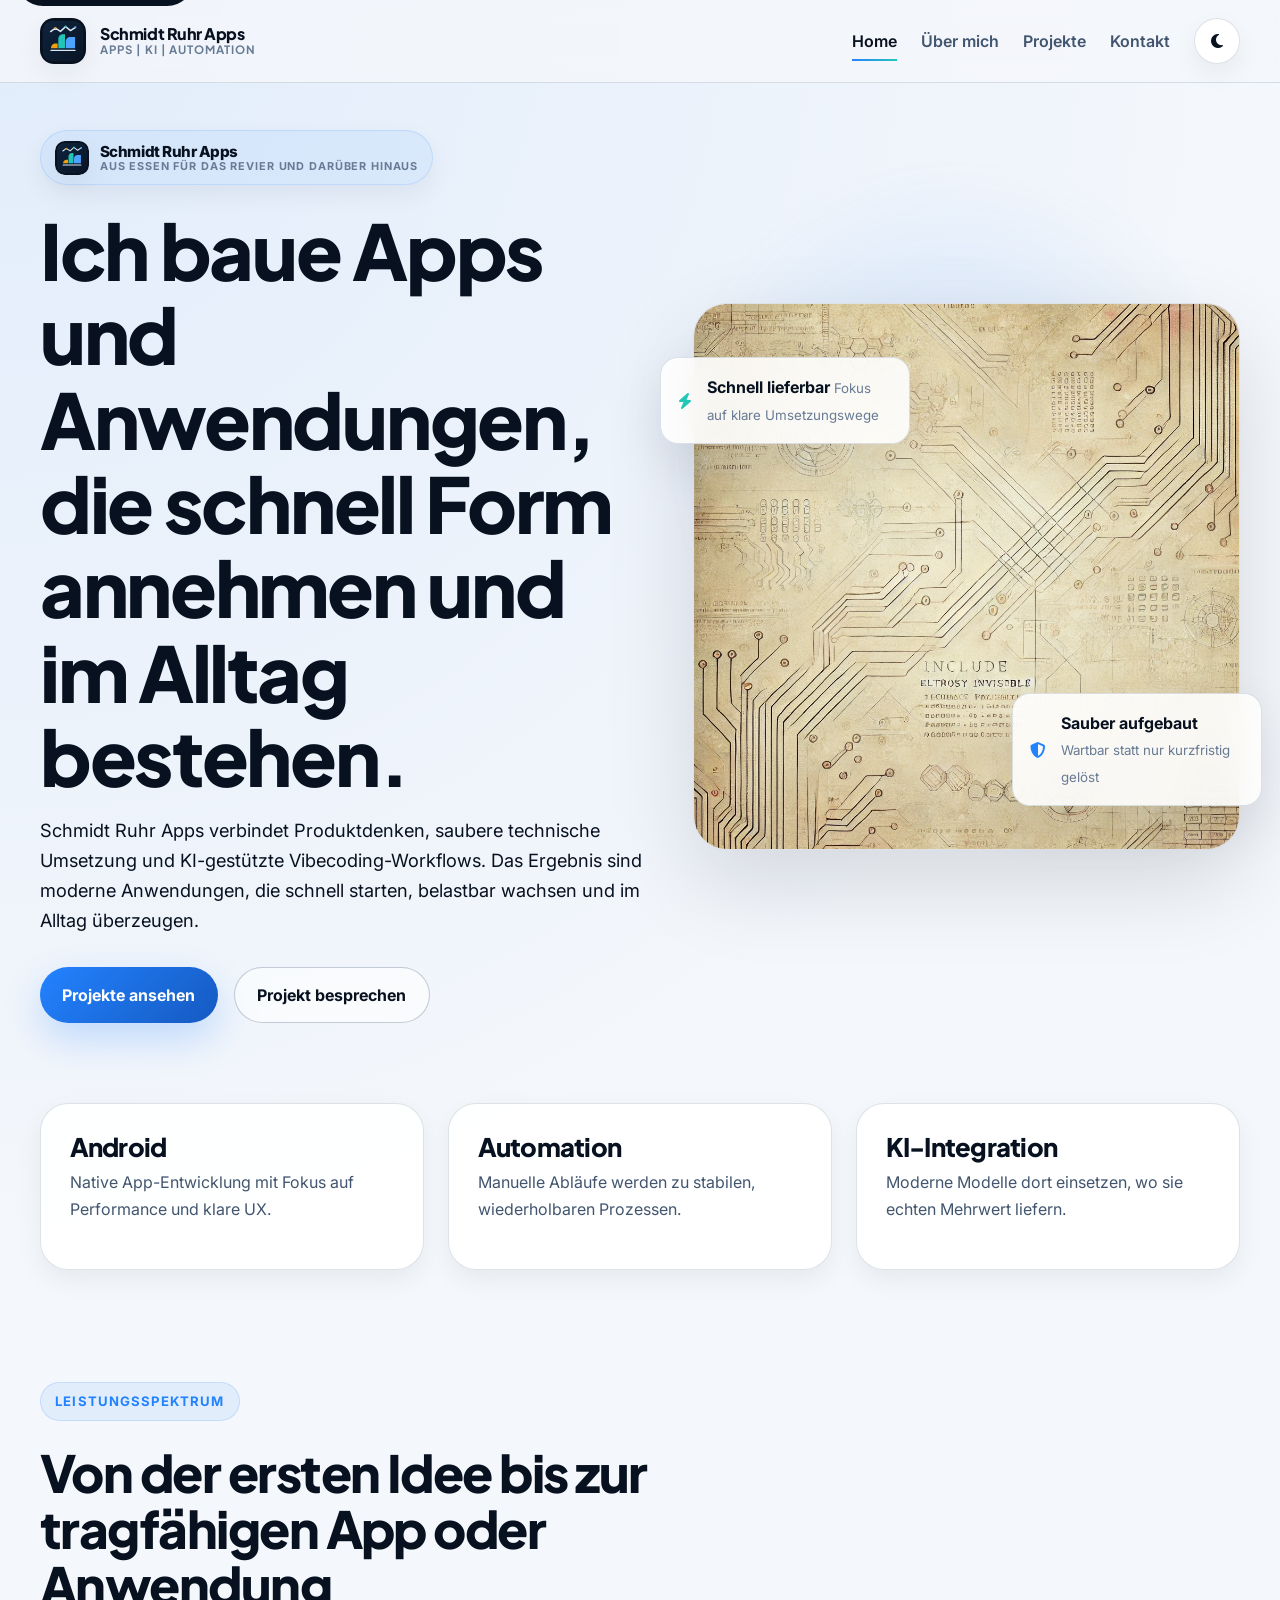
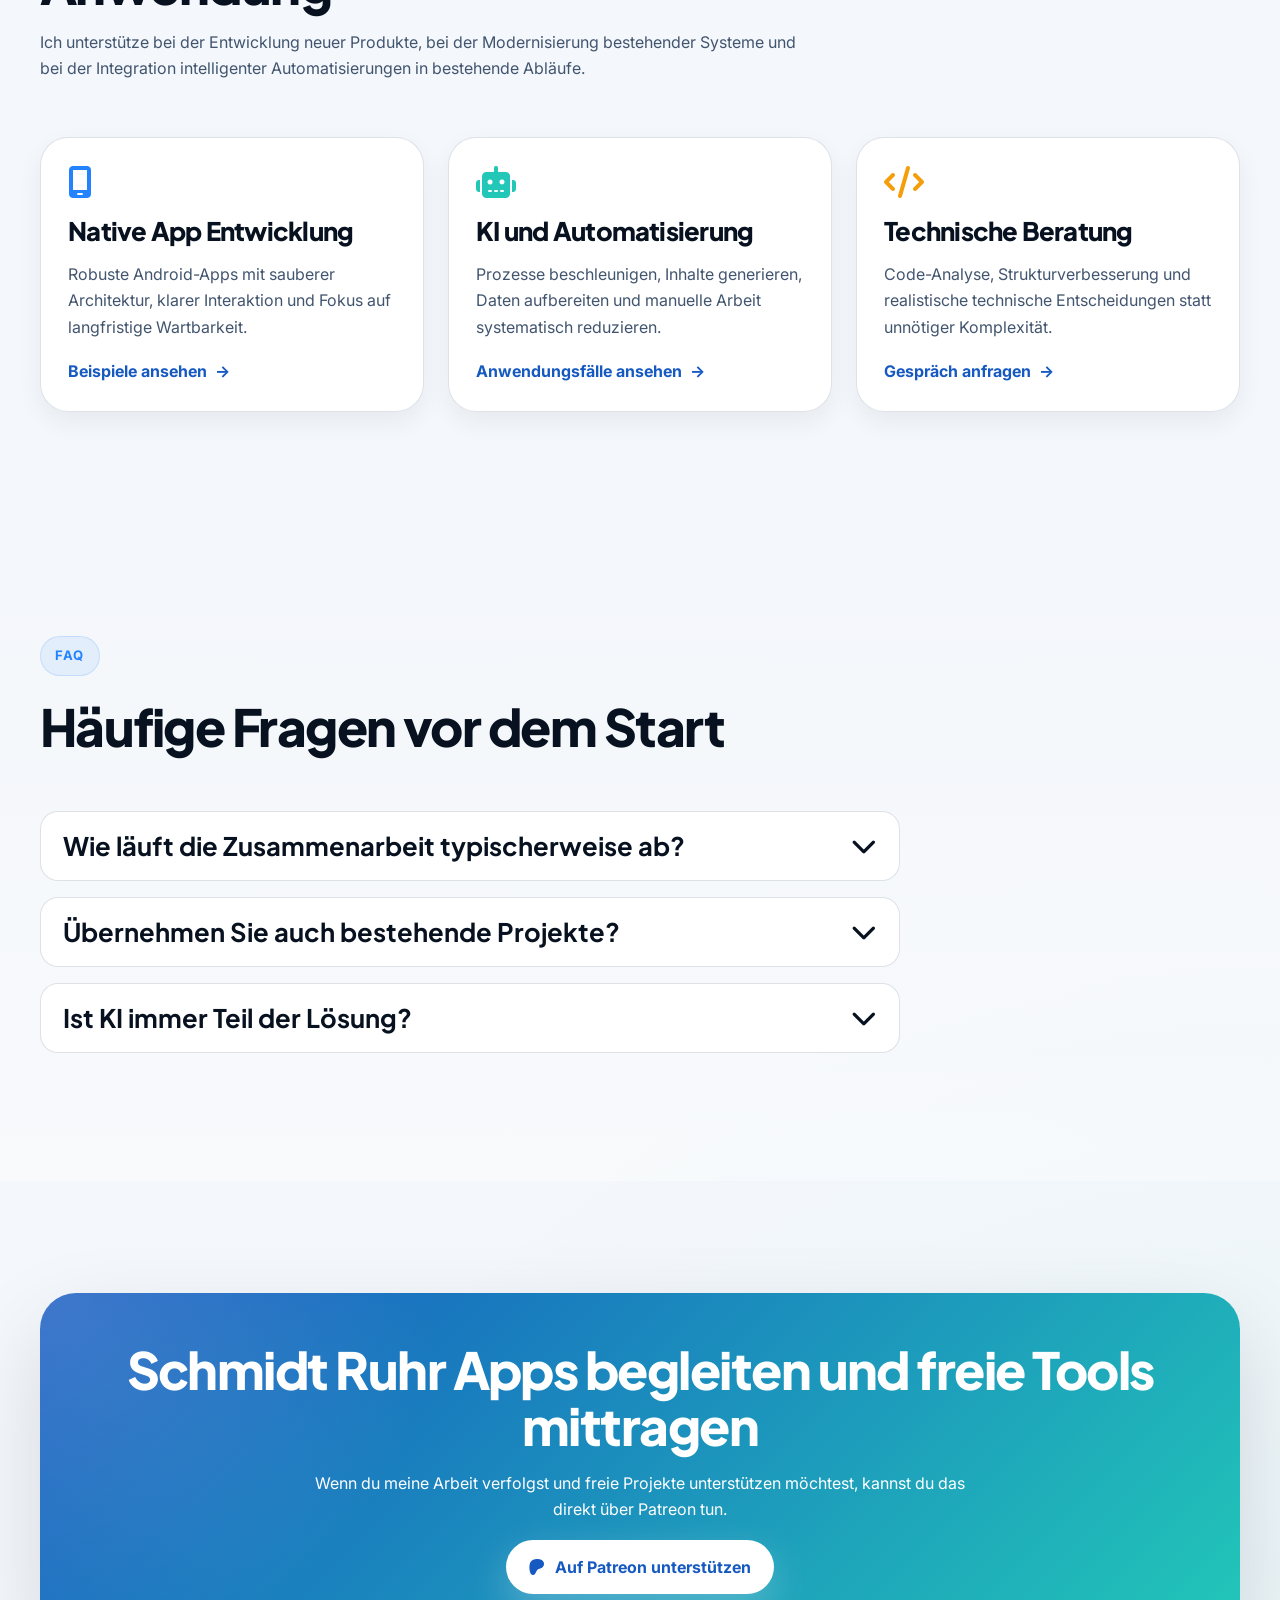
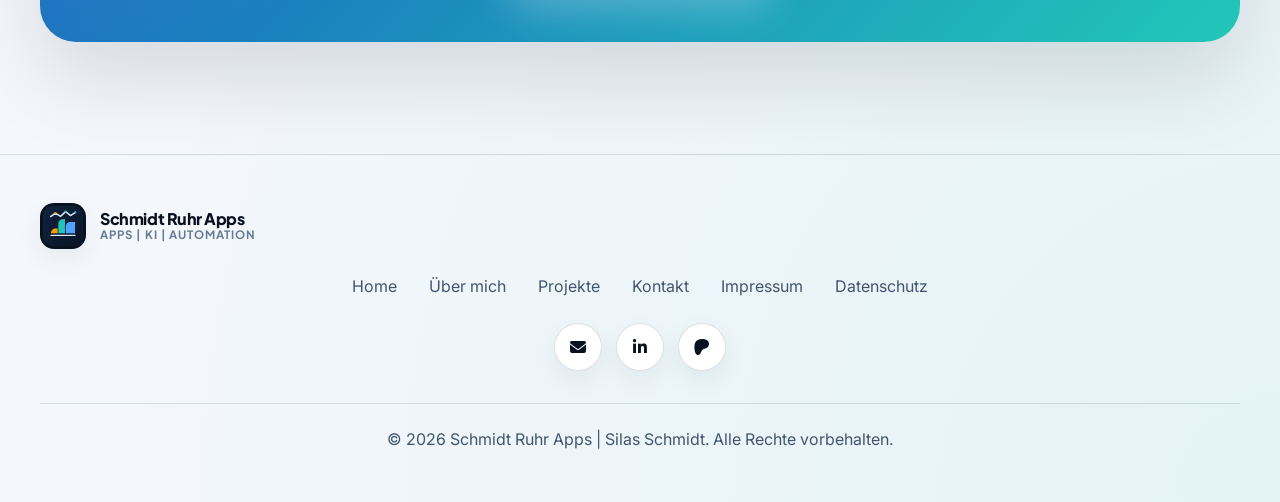
<file: index.html>
<!DOCTYPE html>
<html lang="de" data-theme="light">
<head>
    <meta charset="UTF-8">
    <meta name="viewport" content="width=device-width, initial-scale=1.0">
    <meta name="description" content="Schmidt Ruhr Apps entwickelt moderne Apps, Anwendungen, KI-Integrationen und Automatisierungen aus Essen mit klarem Fokus auf Tempo, Qualität und Vibecoding-Workflows.">
    <meta name="author" content="Silas Schmidt">
    <meta name="theme-color" content="#2383ff">
    <meta property="og:type" content="website">
    <meta property="og:locale" content="de_DE">
    <meta property="og:title" content="Schmidt Ruhr Apps | Apps, Anwendungen, KI und Automation">
    <meta property="og:description" content="Moderne Apps und Anwendungen aus dem Ruhrgebiet, schnell entwickelt mit KI-gestützten Vibecoding-Workflows.">
    <meta property="og:image" content="https://schmidt-ruhr-apps.de/images/schmidt-ruhr-apps-logo.svg">
    <meta property="og:url" content="https://schmidt-ruhr-apps.de/">
    <meta name="twitter:card" content="summary_large_image">
    <meta name="twitter:title" content="Schmidt Ruhr Apps | Apps, Anwendungen, KI und Automation">
    <meta name="twitter:description" content="Moderne Apps und Anwendungen aus dem Ruhrgebiet, schnell entwickelt mit KI-gestützten Vibecoding-Workflows.">
    <meta name="twitter:image" content="https://schmidt-ruhr-apps.de/images/schmidt-ruhr-apps-logo.svg">
    <title>Schmidt Ruhr Apps | Apps, Anwendungen, KI und Automation</title>
    <link rel="canonical" href="https://schmidt-ruhr-apps.de/">
    <link rel="preconnect" href="https://fonts.googleapis.com">
    <link rel="preconnect" href="https://fonts.gstatic.com" crossorigin>
    <link href="https://fonts.googleapis.com/css2?family=Plus+Jakarta+Sans:wght@500;700;800&family=Inter:wght@400;500;600;700&display=swap" rel="stylesheet">
    <link rel="stylesheet" href="https://cdnjs.cloudflare.com/ajax/libs/font-awesome/6.4.0/css/all.min.css">
    <link rel="stylesheet" href="css/styles.css">
    <link rel="icon" href="images/schmidt-ruhr-apps-logo.svg" type="image/svg+xml">
    <script type="application/ld+json">
    {
      "@context": "https://schema.org",
      "@type": "ProfessionalService",
      "name": "Schmidt Ruhr Apps",
      "url": "https://schmidt-ruhr-apps.de/",
      "logo": "https://schmidt-ruhr-apps.de/images/schmidt-ruhr-apps-logo.svg",
      "image": "https://schmidt-ruhr-apps.de/images/schmidt-ruhr-apps-logo.svg",
      "description": "Entwicklung moderner Apps, Anwendungen, KI-Integrationen und Prozessautomatisierungen aus Essen.",
      "address": {
        "@type": "PostalAddress",
        "addressLocality": "Essen",
        "addressCountry": "DE"
      },
      "founder": {
        "@type": "Person",
        "name": "Silas Schmidt"
      },
      "sameAs": [
        "https://www.patreon.com/SchmidtCraftedApps"
      ]
    }
    </script>
</head>
<body>
    <a class="skip-link" href="#main-content">Zum Inhalt springen</a>

    <nav class="navbar">
        <div class="container">
            <a href="index.html" class="logo" aria-label="Startseite Schmidt Ruhr Apps">
                <img src="images/schmidt-ruhr-apps-logo.svg" alt="Logo von Schmidt Ruhr Apps" class="brand-mark">
                <span class="brand-copy">
                    <span class="brand-name">Schmidt Ruhr Apps</span>
                    <span class="brand-subtitle">Apps | KI | Automation</span>
                </span>
            </a>

            <button
                class="menu-toggle"
                id="mobile-menu"
                type="button"
                aria-expanded="false"
                aria-controls="site-navigation"
                aria-label="Navigation öffnen"
            >
                <i class="fa-solid fa-bars" aria-hidden="true"></i>
            </button>

            <div class="nav-links" id="site-navigation">
                <a href="index.html" class="active" aria-current="page">Home</a>
                <a href="pages/about.html">Über mich</a>
                <a href="pages/projects.html">Projekte</a>
                <a href="pages/contact.html">Kontakt</a>
                <button class="theme-toggle" id="theme-btn" type="button" aria-label="Farbschema wechseln">
                    <i class="fa-solid fa-moon" aria-hidden="true"></i>
                </button>
            </div>
        </div>
    </nav>

    <main id="main-content">
        <header class="hero">
            <div class="container">
                <div class="hero-grid">
                    <div class="hero-content reveal">
                        <div class="brand-pill">
                            <img src="images/schmidt-ruhr-apps-logo.svg" alt="" class="brand-mark">
                            <span class="brand-copy">
                                <span class="brand-name">Schmidt Ruhr Apps</span>
                                <span class="brand-subtitle">Aus Essen für das Revier und darüber hinaus</span>
                            </span>
                        </div>
                        <h1>Ich baue Apps und Anwendungen, die schnell Form annehmen und im Alltag bestehen.</h1>
                        <p class="lead">
                            Schmidt Ruhr Apps verbindet Produktdenken, saubere technische Umsetzung und KI-gestützte Vibecoding-Workflows.
                            Das Ergebnis sind moderne Anwendungen, die schnell starten, belastbar wachsen und im Alltag überzeugen.
                        </p>
                        <div class="hero-btns">
                            <a href="pages/projects.html" class="btn btn-primary">Projekte ansehen</a>
                            <a href="pages/contact.html" class="btn btn-secondary">Projekt besprechen</a>
                        </div>
                    </div>

                    <div class="hero-visual reveal">
                        <img src="images/background_sca_7.png" alt="Abstrakte Visualisierung moderner App- und KI-Entwicklung">
                        <div class="floating-card fc-1">
                            <i class="fa-solid fa-bolt card-icon-secondary" aria-hidden="true"></i>
                            <div>
                                <strong>Schnell lieferbar</strong>
                                <small>Fokus auf klare Umsetzungswege</small>
                            </div>
                        </div>
                        <div class="floating-card fc-2">
                            <i class="fa-solid fa-shield-halved card-icon-primary" aria-hidden="true"></i>
                            <div>
                                <strong>Sauber aufgebaut</strong>
                                <small>Wartbar statt nur kurzfristig gelöst</small>
                            </div>
                        </div>
                    </div>
                </div>
            </div>
        </header>

        <section class="container metrics-section" aria-label="Kennzahlen">
            <div class="stats-grid">
                <div class="stat-item reveal">
                    <h2>Android</h2>
                    <p>Native App-Entwicklung mit Fokus auf Performance und klare UX.</p>
                </div>
                <div class="stat-item reveal">
                    <h2>Automation</h2>
                    <p>Manuelle Abläufe werden zu stabilen, wiederholbaren Prozessen.</p>
                </div>
                <div class="stat-item reveal">
                    <h2>KI-Integration</h2>
                    <p>Moderne Modelle dort einsetzen, wo sie echten Mehrwert liefern.</p>
                </div>
            </div>
        </section>

        <section class="section-padding">
            <div class="container">
                <div class="section-heading reveal">
                    <span class="badge">Leistungsspektrum</span>
                    <h2>Von der ersten Idee bis zur tragfähigen App oder Anwendung</h2>
                    <p>
                        Ich unterstütze bei der Entwicklung neuer Produkte, bei der Modernisierung bestehender Systeme
                        und bei der Integration intelligenter Automatisierungen in bestehende Abläufe.
                    </p>
                </div>

                <div class="projects-grid service-grid">
                    <article class="project-card reveal service-card">
                        <div class="project-content">
                            <i class="fa-solid fa-mobile-screen service-icon card-icon-primary" aria-hidden="true"></i>
                            <h3>Native App Entwicklung</h3>
                            <p>Robuste Android-Apps mit sauberer Architektur, klarer Interaktion und Fokus auf langfristige Wartbarkeit.</p>
                            <a href="pages/projects.html" class="text-link">Beispiele ansehen</a>
                        </div>
                    </article>

                    <article class="project-card reveal service-card">
                        <div class="project-content">
                            <i class="fa-solid fa-robot service-icon card-icon-secondary" aria-hidden="true"></i>
                            <h3>KI und Automatisierung</h3>
                            <p>Prozesse beschleunigen, Inhalte generieren, Daten aufbereiten und manuelle Arbeit systematisch reduzieren.</p>
                            <a href="pages/projects.html" class="text-link">Anwendungsfälle ansehen</a>
                        </div>
                    </article>

                    <article class="project-card reveal service-card">
                        <div class="project-content">
                            <i class="fa-solid fa-code service-icon card-icon-accent" aria-hidden="true"></i>
                            <h3>Technische Beratung</h3>
                            <p>Code-Analyse, Strukturverbesserung und realistische technische Entscheidungen statt unnötiger Komplexität.</p>
                            <a href="pages/contact.html" class="text-link">Gespräch anfragen</a>
                        </div>
                    </article>
                </div>
            </div>
        </section>

        <section class="section-padding section-surface">
            <div class="container">
                <div class="section-heading reveal">
                    <span class="badge">FAQ</span>
                    <h2>Häufige Fragen vor dem Start</h2>
                </div>

                <div class="faq-container">
                    <article class="faq-item reveal">
                        <h3>
                            <button class="faq-question" type="button" aria-expanded="false" aria-controls="faq-answer-1" id="faq-question-1">
                                <span>Wie läuft die Zusammenarbeit typischerweise ab?</span>
                                <i class="fa-solid fa-chevron-down" aria-hidden="true"></i>
                            </button>
                        </h3>
                        <div class="faq-answer" id="faq-answer-1" role="region" aria-labelledby="faq-question-1" hidden>
                            <p>Zu Beginn klären wir Ziel, Rahmen und Prioritäten. Danach wird die Umsetzung in kleine, nachvollziehbare Schritte aufgeteilt, damit Fortschritt und Risiken jederzeit transparent bleiben.</p>
                        </div>
                    </article>

                    <article class="faq-item reveal">
                        <h3>
                            <button class="faq-question" type="button" aria-expanded="false" aria-controls="faq-answer-2" id="faq-question-2">
                                <span>Übernehmen Sie auch bestehende Projekte?</span>
                                <i class="fa-solid fa-chevron-down" aria-hidden="true"></i>
                            </button>
                        </h3>
                        <div class="faq-answer" id="faq-answer-2" role="region" aria-labelledby="faq-question-2" hidden>
                            <p>Ja. Ich steige in vorhandene Codebasen ein, analysiere Risiken, identifiziere Quick Wins und formuliere einen realistischen Weg für Stabilisierung oder Ausbau.</p>
                        </div>
                    </article>

                    <article class="faq-item reveal">
                        <h3>
                            <button class="faq-question" type="button" aria-expanded="false" aria-controls="faq-answer-3" id="faq-question-3">
                                <span>Ist KI immer Teil der Lösung?</span>
                                <i class="fa-solid fa-chevron-down" aria-hidden="true"></i>
                            </button>
                        </h3>
                        <div class="faq-answer" id="faq-answer-3" role="region" aria-labelledby="faq-question-3" hidden>
                            <p>Nein. KI wird nur eingesetzt, wenn sie einen klaren Nutzen bringt. Häufig ist eine bessere Prozessstruktur wertvoller als eine zusätzliche Modellintegration.</p>
                        </div>
                    </article>
                </div>
            </div>
        </section>

        <section class="section-padding">
            <div class="container">
                <div class="donation-box reveal">
                    <h2>Schmidt Ruhr Apps begleiten und freie Tools mittragen</h2>
                    <p class="donation-copy">
                        Wenn du meine Arbeit verfolgst und freie Projekte unterstützen möchtest, kannst du das direkt über Patreon tun.
                    </p>
                    <a
                        href="https://www.patreon.com/SchmidtCraftedApps"
                        target="_blank"
                        rel="noopener noreferrer"
                        class="btn btn-light"
                    >
                        <i class="fa-brands fa-patreon" aria-hidden="true"></i>
                        Auf Patreon unterstützen
                    </a>
                </div>
            </div>
        </section>
    </main>

    <footer>
        <div class="container">
            <div class="footer-logo logo">
                <img src="images/schmidt-ruhr-apps-logo.svg" alt="Logo von Schmidt Ruhr Apps" class="brand-mark">
                <span class="brand-copy">
                    <span class="brand-name">Schmidt Ruhr Apps</span>
                    <span class="brand-subtitle">Apps | KI | Automation</span>
                </span>
            </div>
            <div class="footer-links">
                <a href="index.html">Home</a>
                <a href="pages/about.html">Über mich</a>
                <a href="pages/projects.html">Projekte</a>
                <a href="pages/contact.html">Kontakt</a>
                <a href="pages/impressum.html">Impressum</a>
                <a href="pages/datenschutz.html">Datenschutz</a>
            </div>
            <div class="social-links social-links-center">
                <a href="mailto:info@schmidt-ruhr-apps.de" class="social-btn" aria-label="E-Mail senden">
                    <i class="fa-solid fa-envelope" aria-hidden="true"></i>
                </a>
                <a href="https://www.linkedin.com/" target="_blank" rel="noopener noreferrer" class="social-btn" aria-label="LinkedIn Profil">
                    <i class="fa-brands fa-linkedin-in" aria-hidden="true"></i>
                </a>
                <a href="https://www.patreon.com/SchmidtCraftedApps" target="_blank" rel="noopener noreferrer" class="social-btn" aria-label="Patreon Profil">
                    <i class="fa-brands fa-patreon" aria-hidden="true"></i>
                </a>
            </div>
            <div class="footer-bottom">
                <p>&copy; 2026 Schmidt Ruhr Apps | Silas Schmidt. Alle Rechte vorbehalten.</p>
            </div>
        </div>
    </footer>

    <script src="js/scripte.js"></script>
</body>
</html>
</file>
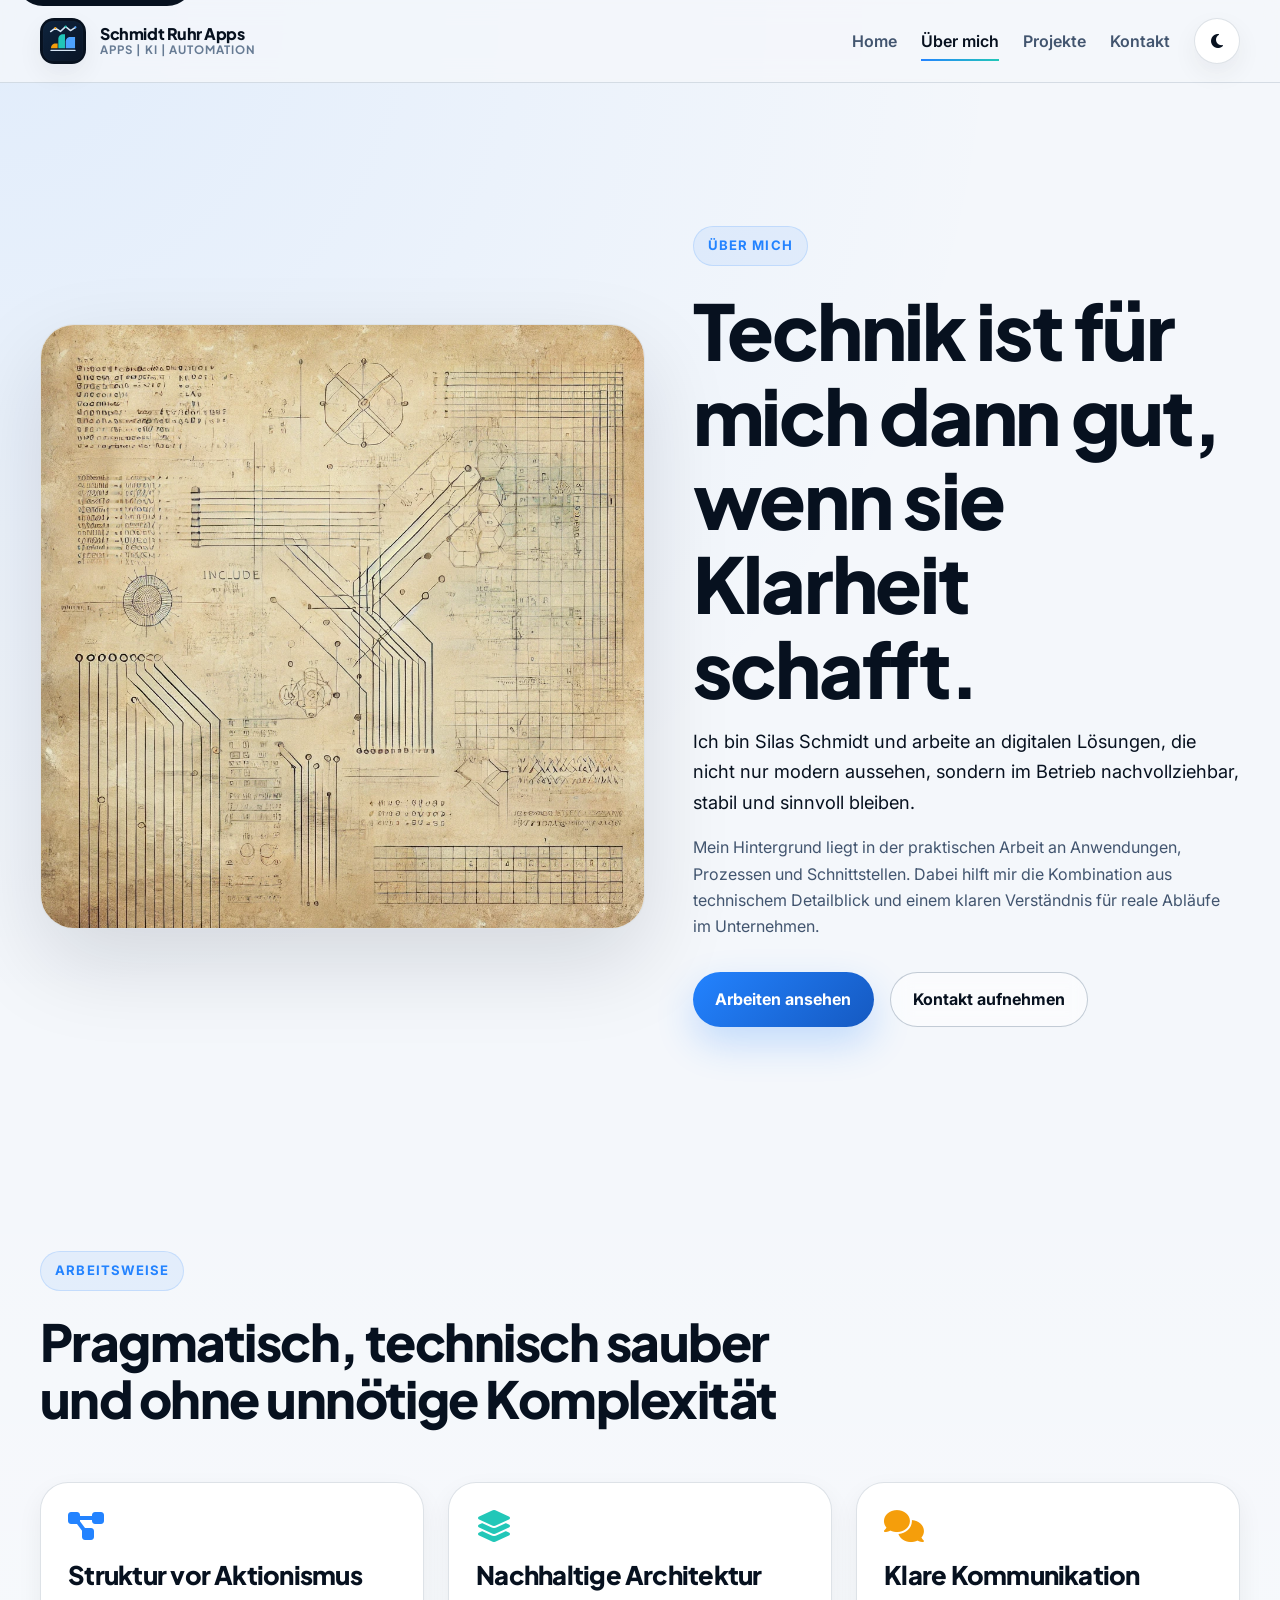
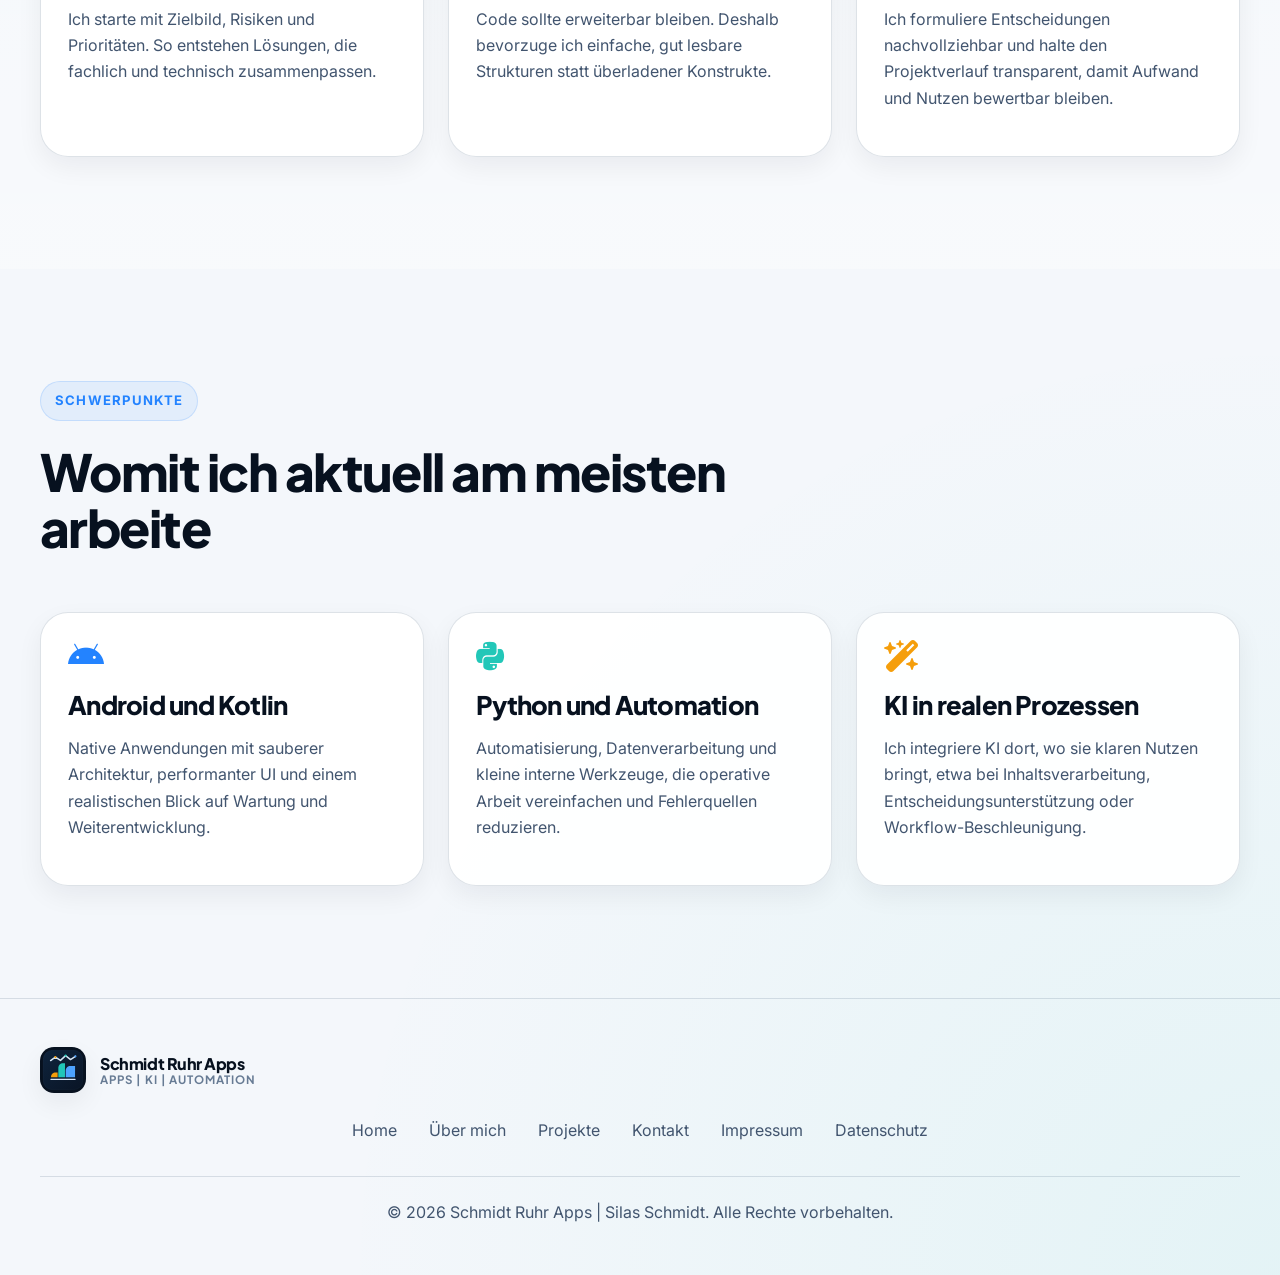
<file: pages/about.html>
<!DOCTYPE html>
<html lang="de" data-theme="light">
<head>
    <meta charset="UTF-8">
    <meta name="viewport" content="width=device-width, initial-scale=1.0">
    <meta name="description" content="Mehr über Silas Schmidt, den Hintergrund von Schmidt Ruhr Apps und den Fokus auf moderne, wartbare Apps und Anwendungen.">
    <meta name="author" content="Silas Schmidt">
    <meta name="theme-color" content="#2383ff">
    <meta property="og:type" content="website">
    <meta property="og:locale" content="de_DE">
    <meta property="og:title" content="Über mich | Schmidt Ruhr Apps">
    <meta property="og:description" content="Technischer Hintergrund, Arbeitsweise und Fokus von Schmidt Ruhr Apps.">
    <meta property="og:image" content="https://schmidt-ruhr-apps.de/images/schmidt-ruhr-apps-logo.svg">
    <meta property="og:url" content="https://schmidt-ruhr-apps.de/pages/about.html">
    <title>Über mich | Schmidt Ruhr Apps</title>
    <link rel="canonical" href="https://schmidt-ruhr-apps.de/pages/about.html">
    <link rel="preconnect" href="https://fonts.googleapis.com">
    <link rel="preconnect" href="https://fonts.gstatic.com" crossorigin>
    <link href="https://fonts.googleapis.com/css2?family=Plus+Jakarta+Sans:wght@500;700;800&family=Inter:wght@400;500;600;700&display=swap" rel="stylesheet">
    <link rel="stylesheet" href="https://cdnjs.cloudflare.com/ajax/libs/font-awesome/6.4.0/css/all.min.css">
    <link rel="stylesheet" href="../css/styles.css">
    <link rel="icon" href="../images/schmidt-ruhr-apps-logo.svg" type="image/svg+xml">
</head>
<body>
    <a class="skip-link" href="#main-content">Zum Inhalt springen</a>

    <nav class="navbar">
        <div class="container">
            <a href="../index.html" class="logo" aria-label="Startseite Schmidt Ruhr Apps">
                <img src="../images/schmidt-ruhr-apps-logo.svg" alt="Logo von Schmidt Ruhr Apps" class="brand-mark">
                <span class="brand-copy">
                    <span class="brand-name">Schmidt Ruhr Apps</span>
                    <span class="brand-subtitle">Apps | KI | Automation</span>
                </span>
            </a>

            <button
                class="menu-toggle"
                id="mobile-menu"
                type="button"
                aria-expanded="false"
                aria-controls="site-navigation"
                aria-label="Navigation öffnen"
            >
                <i class="fa-solid fa-bars" aria-hidden="true"></i>
            </button>

            <div class="nav-links" id="site-navigation">
                <a href="../index.html">Home</a>
                <a href="about.html" class="active" aria-current="page">Über mich</a>
                <a href="projects.html">Projekte</a>
                <a href="contact.html">Kontakt</a>
                <button class="theme-toggle" id="theme-btn" type="button" aria-label="Farbschema wechseln">
                    <i class="fa-solid fa-moon" aria-hidden="true"></i>
                </button>
            </div>
        </div>
    </nav>

    <main id="main-content" class="page-shell">
        <section class="section-padding page-hero">
            <div class="container">
                <div class="hero-grid">
                    <div class="hero-visual reveal">
                        <img src="../images/background_sca_5.png" alt="Abstrakte Darstellung von Produktentwicklung und Software-Handwerk">
                    </div>

                    <div class="hero-content reveal">
                        <span class="badge">Über mich</span>
                        <h1>Technik ist für mich dann gut, wenn sie Klarheit schafft.</h1>
                        <p class="lead">
                            Ich bin Silas Schmidt und arbeite an digitalen Lösungen, die nicht nur modern aussehen,
                            sondern im Betrieb nachvollziehbar, stabil und sinnvoll bleiben.
                        </p>
                        <p>
                            Mein Hintergrund liegt in der praktischen Arbeit an Anwendungen, Prozessen und Schnittstellen.
                            Dabei hilft mir die Kombination aus technischem Detailblick und einem klaren Verständnis für reale Abläufe im Unternehmen.
                        </p>
                        <div class="hero-btns">
                            <a href="projects.html" class="btn btn-primary">Arbeiten ansehen</a>
                            <a href="contact.html" class="btn btn-secondary">Kontakt aufnehmen</a>
                        </div>
                    </div>
                </div>
            </div>
        </section>

        <section class="section-padding section-surface">
            <div class="container">
                <div class="section-heading reveal">
                    <span class="badge">Arbeitsweise</span>
                    <h2>Pragmatisch, technisch sauber und ohne unnötige Komplexität</h2>
                </div>

                <div class="projects-grid service-grid">
                    <article class="project-card reveal service-card">
                        <div class="project-content">
                            <i class="fa-solid fa-diagram-project service-icon card-icon-primary" aria-hidden="true"></i>
                            <h3>Struktur vor Aktionismus</h3>
                            <p>Ich starte mit Zielbild, Risiken und Prioritäten. So entstehen Lösungen, die fachlich und technisch zusammenpassen.</p>
                        </div>
                    </article>

                    <article class="project-card reveal service-card">
                        <div class="project-content">
                            <i class="fa-solid fa-layer-group service-icon card-icon-secondary" aria-hidden="true"></i>
                            <h3>Nachhaltige Architektur</h3>
                            <p>Code sollte erweiterbar bleiben. Deshalb bevorzuge ich einfache, gut lesbare Strukturen statt überladener Konstrukte.</p>
                        </div>
                    </article>

                    <article class="project-card reveal service-card">
                        <div class="project-content">
                            <i class="fa-solid fa-comments service-icon card-icon-accent" aria-hidden="true"></i>
                            <h3>Klare Kommunikation</h3>
                            <p>Ich formuliere Entscheidungen nachvollziehbar und halte den Projektverlauf transparent, damit Aufwand und Nutzen bewertbar bleiben.</p>
                        </div>
                    </article>
                </div>
            </div>
        </section>

        <section class="section-padding">
            <div class="container">
                <div class="section-heading reveal">
                    <span class="badge">Schwerpunkte</span>
                    <h2>Womit ich aktuell am meisten arbeite</h2>
                </div>

                <div class="projects-grid service-grid">
                    <article class="project-card reveal service-card">
                        <div class="project-content">
                            <i class="fa-brands fa-android service-icon card-icon-primary" aria-hidden="true"></i>
                            <h3>Android und Kotlin</h3>
                            <p>Native Anwendungen mit sauberer Architektur, performanter UI und einem realistischen Blick auf Wartung und Weiterentwicklung.</p>
                        </div>
                    </article>

                    <article class="project-card reveal service-card">
                        <div class="project-content">
                            <i class="fa-brands fa-python service-icon card-icon-secondary" aria-hidden="true"></i>
                            <h3>Python und Automation</h3>
                            <p>Automatisierung, Datenverarbeitung und kleine interne Werkzeuge, die operative Arbeit vereinfachen und Fehlerquellen reduzieren.</p>
                        </div>
                    </article>

                    <article class="project-card reveal service-card">
                        <div class="project-content">
                            <i class="fa-solid fa-wand-magic-sparkles service-icon card-icon-accent" aria-hidden="true"></i>
                            <h3>KI in realen Prozessen</h3>
                            <p>Ich integriere KI dort, wo sie klaren Nutzen bringt, etwa bei Inhaltsverarbeitung, Entscheidungsunterstützung oder Workflow-Beschleunigung.</p>
                        </div>
                    </article>
                </div>
            </div>
        </section>
    </main>

    <footer>
        <div class="container">
            <div class="footer-logo logo">
                <img src="../images/schmidt-ruhr-apps-logo.svg" alt="Logo von Schmidt Ruhr Apps" class="brand-mark">
                <span class="brand-copy">
                    <span class="brand-name">Schmidt Ruhr Apps</span>
                    <span class="brand-subtitle">Apps | KI | Automation</span>
                </span>
            </div>
            <div class="footer-links">
                <a href="../index.html">Home</a>
                <a href="about.html">Über mich</a>
                <a href="projects.html">Projekte</a>
                <a href="contact.html">Kontakt</a>
                <a href="impressum.html">Impressum</a>
                <a href="datenschutz.html">Datenschutz</a>
            </div>
            <div class="footer-bottom">
                <p>&copy; 2026 Schmidt Ruhr Apps | Silas Schmidt. Alle Rechte vorbehalten.</p>
            </div>
        </div>
    </footer>

    <script src="../js/scripte.js"></script>
</body>
</html>
</file>
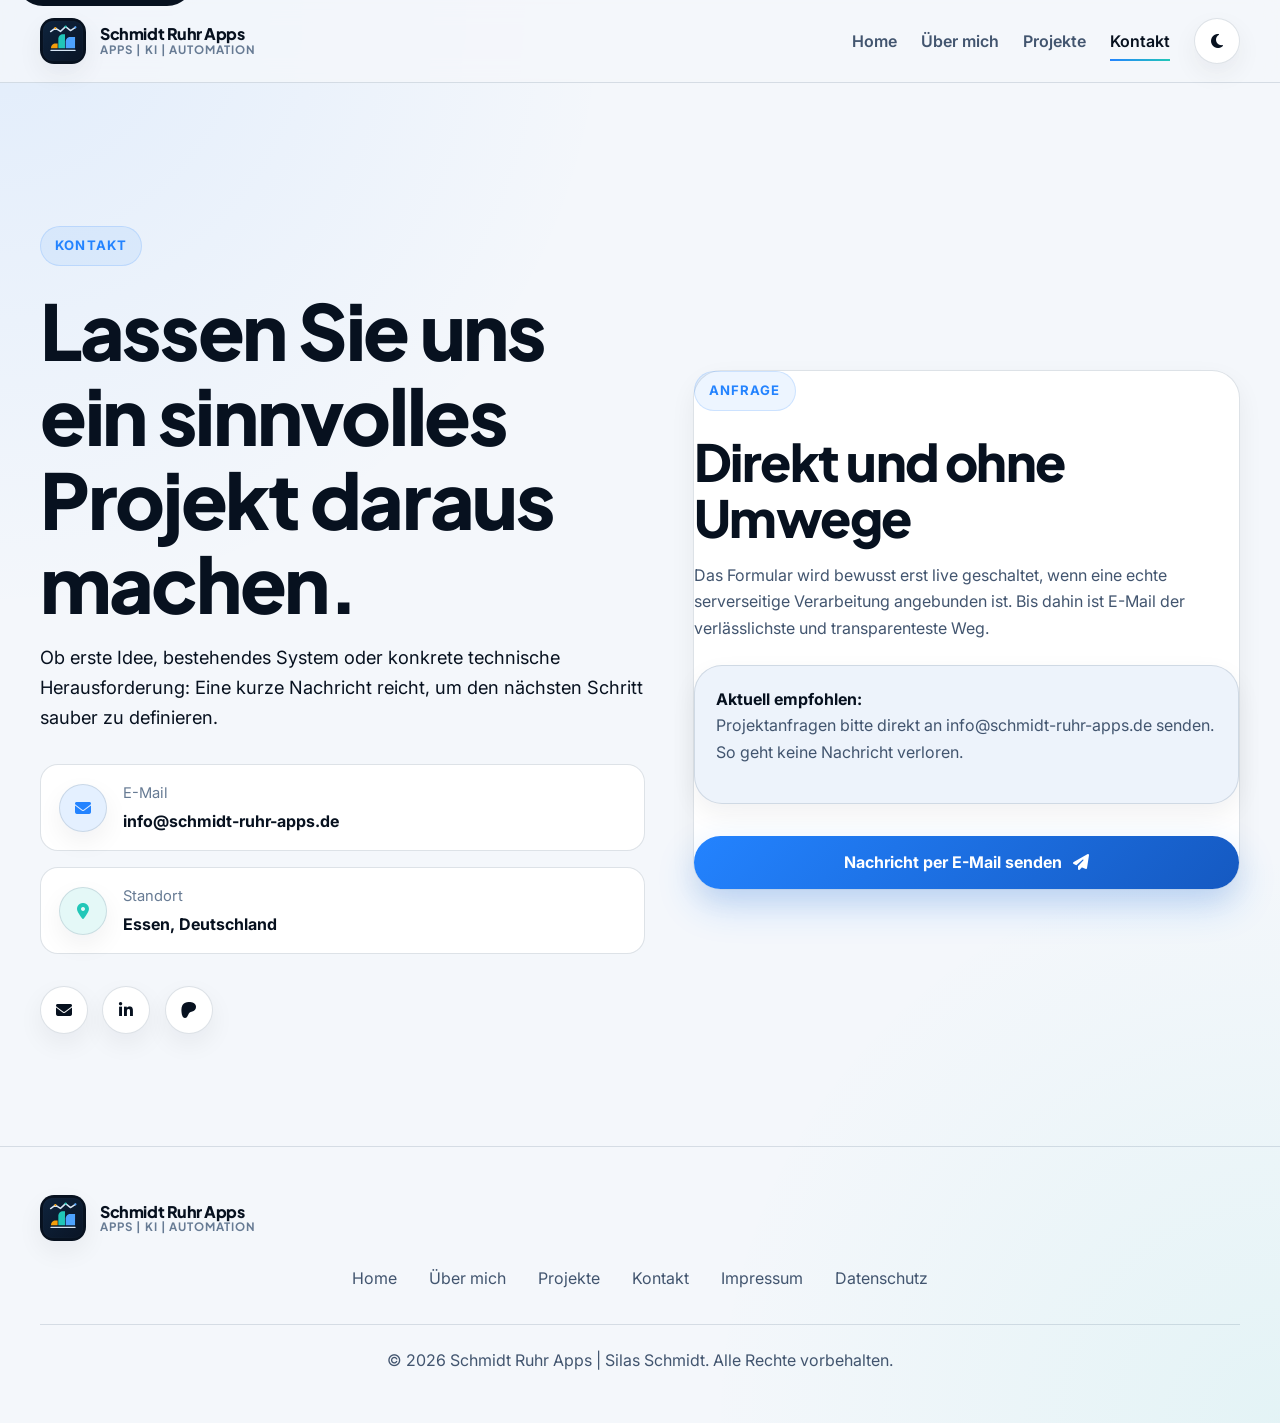
<file: pages/contact.html>
<!DOCTYPE html>
<html lang="de" data-theme="light">
<head>
    <meta charset="UTF-8">
    <meta name="viewport" content="width=device-width, initial-scale=1.0">
    <meta name="description" content="Kontakt zu Schmidt Ruhr Apps für App-Entwicklung, Anwendungen, Automatisierung, technische Beratung und KI-Integration.">
    <meta name="author" content="Silas Schmidt">
    <meta name="theme-color" content="#2383ff">
    <meta property="og:type" content="website">
    <meta property="og:locale" content="de_DE">
    <meta property="og:title" content="Kontakt | Schmidt Ruhr Apps">
    <meta property="og:description" content="Projektanfrage, Austausch oder technisches Gespräch mit Schmidt Ruhr Apps.">
    <meta property="og:image" content="https://schmidt-ruhr-apps.de/images/schmidt-ruhr-apps-logo.svg">
    <meta property="og:url" content="https://schmidt-ruhr-apps.de/pages/contact.html">
    <title>Kontakt | Schmidt Ruhr Apps</title>
    <link rel="canonical" href="https://schmidt-ruhr-apps.de/pages/contact.html">
    <link rel="preconnect" href="https://fonts.googleapis.com">
    <link rel="preconnect" href="https://fonts.gstatic.com" crossorigin>
    <link href="https://fonts.googleapis.com/css2?family=Plus+Jakarta+Sans:wght@500;700;800&family=Inter:wght@400;500;600;700&display=swap" rel="stylesheet">
    <link rel="stylesheet" href="https://cdnjs.cloudflare.com/ajax/libs/font-awesome/6.4.0/css/all.min.css">
    <link rel="stylesheet" href="../css/styles.css">
    <link rel="icon" href="../images/schmidt-ruhr-apps-logo.svg" type="image/svg+xml">
</head>
<body>
    <a class="skip-link" href="#main-content">Zum Inhalt springen</a>

    <nav class="navbar">
        <div class="container">
            <a href="../index.html" class="logo" aria-label="Startseite Schmidt Ruhr Apps">
                <img src="../images/schmidt-ruhr-apps-logo.svg" alt="Logo von Schmidt Ruhr Apps" class="brand-mark">
                <span class="brand-copy">
                    <span class="brand-name">Schmidt Ruhr Apps</span>
                    <span class="brand-subtitle">Apps | KI | Automation</span>
                </span>
            </a>

            <button
                class="menu-toggle"
                id="mobile-menu"
                type="button"
                aria-expanded="false"
                aria-controls="site-navigation"
                aria-label="Navigation öffnen"
            >
                <i class="fa-solid fa-bars" aria-hidden="true"></i>
            </button>

            <div class="nav-links" id="site-navigation">
                <a href="../index.html">Home</a>
                <a href="about.html">Über mich</a>
                <a href="projects.html">Projekte</a>
                <a href="contact.html" class="active" aria-current="page">Kontakt</a>
                <button class="theme-toggle" id="theme-btn" type="button" aria-label="Farbschema wechseln">
                    <i class="fa-solid fa-moon" aria-hidden="true"></i>
                </button>
            </div>
        </div>
    </nav>

    <main id="main-content" class="page-shell">
        <section class="section-padding page-hero">
            <div class="container">
                <div class="contact-grid">
                    <section class="contact-info reveal" aria-labelledby="contact-heading">
                        <span class="badge">Kontakt</span>
                        <h1 id="contact-heading">Lassen Sie uns ein sinnvolles Projekt daraus machen.</h1>
                        <p class="lead">
                            Ob erste Idee, bestehendes System oder konkrete technische Herausforderung:
                            Eine kurze Nachricht reicht, um den nächsten Schritt sauber zu definieren.
                        </p>

                        <div class="contact-details">
                            <div class="contact-detail-card">
                                <div class="social-btn social-btn-static social-btn-primary">
                                    <i class="fa-solid fa-envelope" aria-hidden="true"></i>
                                </div>
                                <div>
                                    <span class="contact-detail-label">E-Mail</span>
                                    <a href="mailto:info@schmidt-ruhr-apps.de" class="contact-detail-link">info@schmidt-ruhr-apps.de</a>
                                </div>
                            </div>

                            <div class="contact-detail-card">
                                <div class="social-btn social-btn-static social-btn-secondary">
                                    <i class="fa-solid fa-location-dot" aria-hidden="true"></i>
                                </div>
                                <div>
                                    <span class="contact-detail-label">Standort</span>
                                    <span class="contact-detail-value">Essen, Deutschland</span>
                                </div>
                            </div>
                        </div>

                        <div class="social-links">
                            <a href="mailto:info@schmidt-ruhr-apps.de" class="social-btn" aria-label="E-Mail senden">
                                <i class="fa-solid fa-envelope" aria-hidden="true"></i>
                            </a>
                            <a href="https://www.linkedin.com/" target="_blank" rel="noopener noreferrer" class="social-btn" aria-label="LinkedIn Profil">
                                <i class="fa-brands fa-linkedin-in" aria-hidden="true"></i>
                            </a>
                            <a href="https://www.patreon.com/SchmidtCraftedApps" target="_blank" rel="noopener noreferrer" class="social-btn" aria-label="Patreon Profil">
                                <i class="fa-brands fa-patreon" aria-hidden="true"></i>
                            </a>
                        </div>
                    </section>

                    <section class="contact-form reveal" aria-labelledby="contact-options-heading">
                        <span class="badge">Anfrage</span>
                        <h2 id="contact-options-heading">Direkt und ohne Umwege</h2>
                        <p>
                            Das Formular wird bewusst erst live geschaltet, wenn eine echte serverseitige Verarbeitung angebunden ist.
                            Bis dahin ist E-Mail der verlässlichste und transparenteste Weg.
                        </p>

                        <div class="notice-card" role="status">
                            <strong>Aktuell empfohlen:</strong>
                            <p>Projektanfragen bitte direkt an <a href="mailto:info@schmidt-ruhr-apps.de">info@schmidt-ruhr-apps.de</a> senden. So geht keine Nachricht verloren.</p>
                        </div>

                        <a href="mailto:info@schmidt-ruhr-apps.de?subject=Projektanfrage%20Schmidt%20Ruhr%20Apps" class="btn btn-primary contact-cta">
                            Nachricht per E-Mail senden
                            <i class="fa-solid fa-paper-plane" aria-hidden="true"></i>
                        </a>
                    </section>
                </div>
            </div>
        </section>
    </main>

    <footer>
        <div class="container">
            <div class="footer-logo logo">
                <img src="../images/schmidt-ruhr-apps-logo.svg" alt="Logo von Schmidt Ruhr Apps" class="brand-mark">
                <span class="brand-copy">
                    <span class="brand-name">Schmidt Ruhr Apps</span>
                    <span class="brand-subtitle">Apps | KI | Automation</span>
                </span>
            </div>
            <div class="footer-links">
                <a href="../index.html">Home</a>
                <a href="about.html">Über mich</a>
                <a href="projects.html">Projekte</a>
                <a href="contact.html">Kontakt</a>
                <a href="impressum.html">Impressum</a>
                <a href="datenschutz.html">Datenschutz</a>
            </div>
            <div class="footer-bottom">
                <p>&copy; 2026 Schmidt Ruhr Apps | Silas Schmidt. Alle Rechte vorbehalten.</p>
            </div>
        </div>
    </footer>

    <script src="../js/scripte.js"></script>
</body>
</html>
</file>
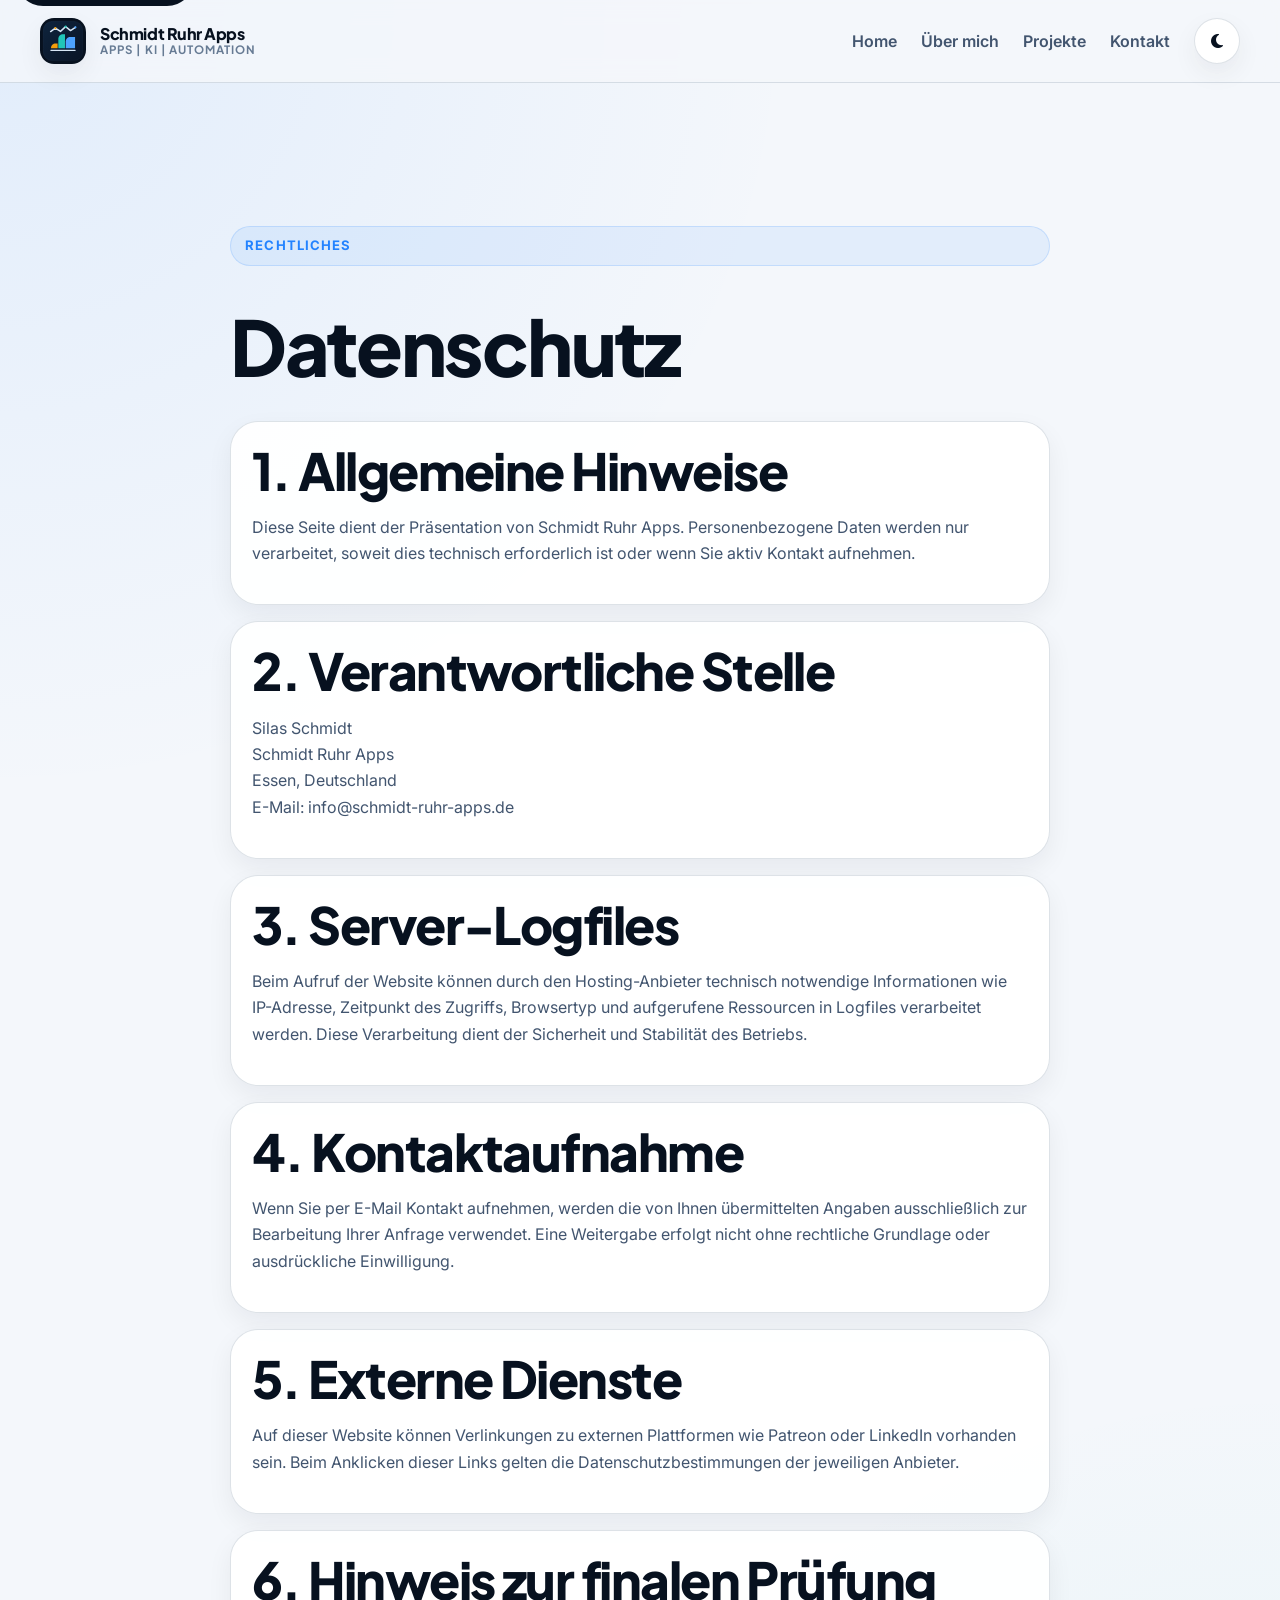
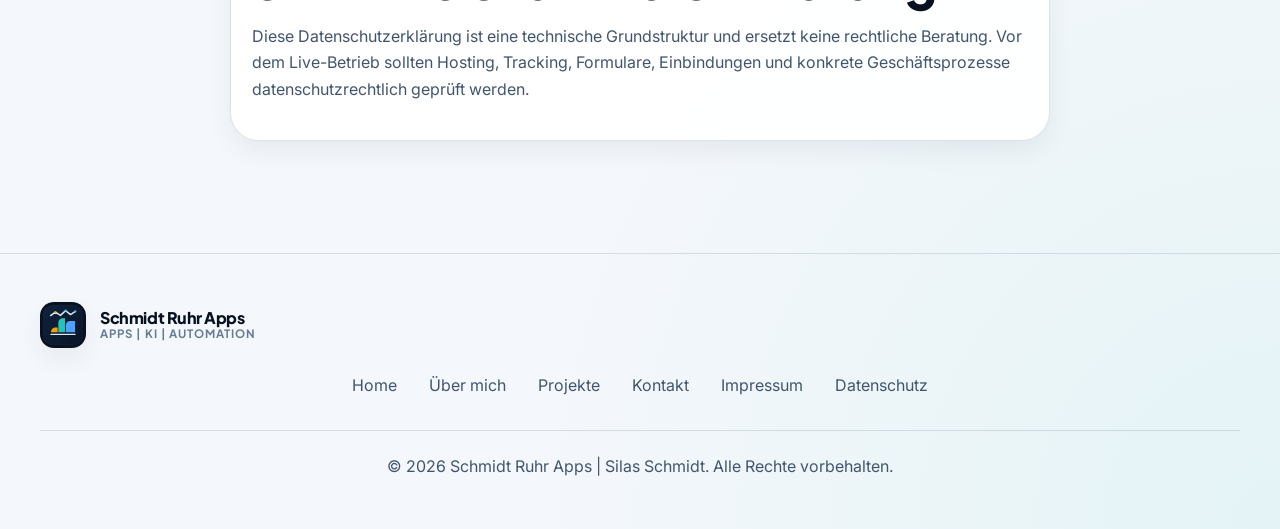
<file: pages/datenschutz.html>
<!DOCTYPE html>
<html lang="de" data-theme="light">
<head>
    <meta charset="UTF-8">
    <meta name="viewport" content="width=device-width, initial-scale=1.0">
    <meta name="description" content="Datenschutzhinweise von Schmidt Ruhr Apps zur Nutzung dieser Website und zu Kontaktanfragen.">
    <meta name="author" content="Silas Schmidt">
    <meta name="theme-color" content="#2383ff">
    <title>Datenschutz | Schmidt Ruhr Apps</title>
    <link rel="canonical" href="https://schmidt-ruhr-apps.de/pages/datenschutz.html">
    <link rel="preconnect" href="https://fonts.googleapis.com">
    <link rel="preconnect" href="https://fonts.gstatic.com" crossorigin>
    <link href="https://fonts.googleapis.com/css2?family=Plus+Jakarta+Sans:wght@500;700;800&family=Inter:wght@400;500;600;700&display=swap" rel="stylesheet">
    <link rel="stylesheet" href="https://cdnjs.cloudflare.com/ajax/libs/font-awesome/6.4.0/css/all.min.css">
    <link rel="stylesheet" href="../css/styles.css">
    <link rel="icon" href="../images/schmidt-ruhr-apps-logo.svg" type="image/svg+xml">
</head>
<body>
    <a class="skip-link" href="#main-content">Zum Inhalt springen</a>

    <nav class="navbar">
        <div class="container">
            <a href="../index.html" class="logo" aria-label="Startseite Schmidt Ruhr Apps">
                <img src="../images/schmidt-ruhr-apps-logo.svg" alt="Logo von Schmidt Ruhr Apps" class="brand-mark">
                <span class="brand-copy">
                    <span class="brand-name">Schmidt Ruhr Apps</span>
                    <span class="brand-subtitle">Apps | KI | Automation</span>
                </span>
            </a>

            <button
                class="menu-toggle"
                id="mobile-menu"
                type="button"
                aria-expanded="false"
                aria-controls="site-navigation"
                aria-label="Navigation öffnen"
            >
                <i class="fa-solid fa-bars" aria-hidden="true"></i>
            </button>

            <div class="nav-links" id="site-navigation">
                <a href="../index.html">Home</a>
                <a href="about.html">Über mich</a>
                <a href="projects.html">Projekte</a>
                <a href="contact.html">Kontakt</a>
                <button class="theme-toggle" id="theme-btn" type="button" aria-label="Farbschema wechseln">
                    <i class="fa-solid fa-moon" aria-hidden="true"></i>
                </button>
            </div>
        </div>
    </nav>

    <main id="main-content" class="page-shell legal-shell">
        <section class="section-padding page-hero">
            <div class="container legal-content reveal">
                <span class="badge">Rechtliches</span>
                <h1>Datenschutz</h1>

                <div class="legal-card">
                    <h2>1. Allgemeine Hinweise</h2>
                    <p>Diese Seite dient der Präsentation von Schmidt Ruhr Apps. Personenbezogene Daten werden nur verarbeitet, soweit dies technisch erforderlich ist oder wenn Sie aktiv Kontakt aufnehmen.</p>
                </div>

                <div class="legal-card">
                    <h2>2. Verantwortliche Stelle</h2>
                    <p>Silas Schmidt<br>Schmidt Ruhr Apps<br>Essen, Deutschland<br>E-Mail: <a href="mailto:info@schmidt-ruhr-apps.de">info@schmidt-ruhr-apps.de</a></p>
                </div>

                <div class="legal-card">
                    <h2>3. Server-Logfiles</h2>
                    <p>Beim Aufruf der Website können durch den Hosting-Anbieter technisch notwendige Informationen wie IP-Adresse, Zeitpunkt des Zugriffs, Browsertyp und aufgerufene Ressourcen in Logfiles verarbeitet werden. Diese Verarbeitung dient der Sicherheit und Stabilität des Betriebs.</p>
                </div>

                <div class="legal-card">
                    <h2>4. Kontaktaufnahme</h2>
                    <p>Wenn Sie per E-Mail Kontakt aufnehmen, werden die von Ihnen übermittelten Angaben ausschließlich zur Bearbeitung Ihrer Anfrage verwendet. Eine Weitergabe erfolgt nicht ohne rechtliche Grundlage oder ausdrückliche Einwilligung.</p>
                </div>

                <div class="legal-card">
                    <h2>5. Externe Dienste</h2>
                    <p>Auf dieser Website können Verlinkungen zu externen Plattformen wie Patreon oder LinkedIn vorhanden sein. Beim Anklicken dieser Links gelten die Datenschutzbestimmungen der jeweiligen Anbieter.</p>
                </div>

                <div class="legal-card">
                    <h2>6. Hinweis zur finalen Prüfung</h2>
                    <p>Diese Datenschutzerklärung ist eine technische Grundstruktur und ersetzt keine rechtliche Beratung. Vor dem Live-Betrieb sollten Hosting, Tracking, Formulare, Einbindungen und konkrete Geschäftsprozesse datenschutzrechtlich geprüft werden.</p>
                </div>
            </div>
        </section>
    </main>

    <footer>
        <div class="container">
            <div class="footer-logo logo">
                <img src="../images/schmidt-ruhr-apps-logo.svg" alt="Logo von Schmidt Ruhr Apps" class="brand-mark">
                <span class="brand-copy">
                    <span class="brand-name">Schmidt Ruhr Apps</span>
                    <span class="brand-subtitle">Apps | KI | Automation</span>
                </span>
            </div>
            <div class="footer-links">
                <a href="../index.html">Home</a>
                <a href="about.html">Über mich</a>
                <a href="projects.html">Projekte</a>
                <a href="contact.html">Kontakt</a>
                <a href="impressum.html">Impressum</a>
                <a href="datenschutz.html">Datenschutz</a>
            </div>
            <div class="footer-bottom">
                <p>&copy; 2026 Schmidt Ruhr Apps | Silas Schmidt. Alle Rechte vorbehalten.</p>
            </div>
        </div>
    </footer>

    <script src="../js/scripte.js"></script>
</body>
</html>
</file>
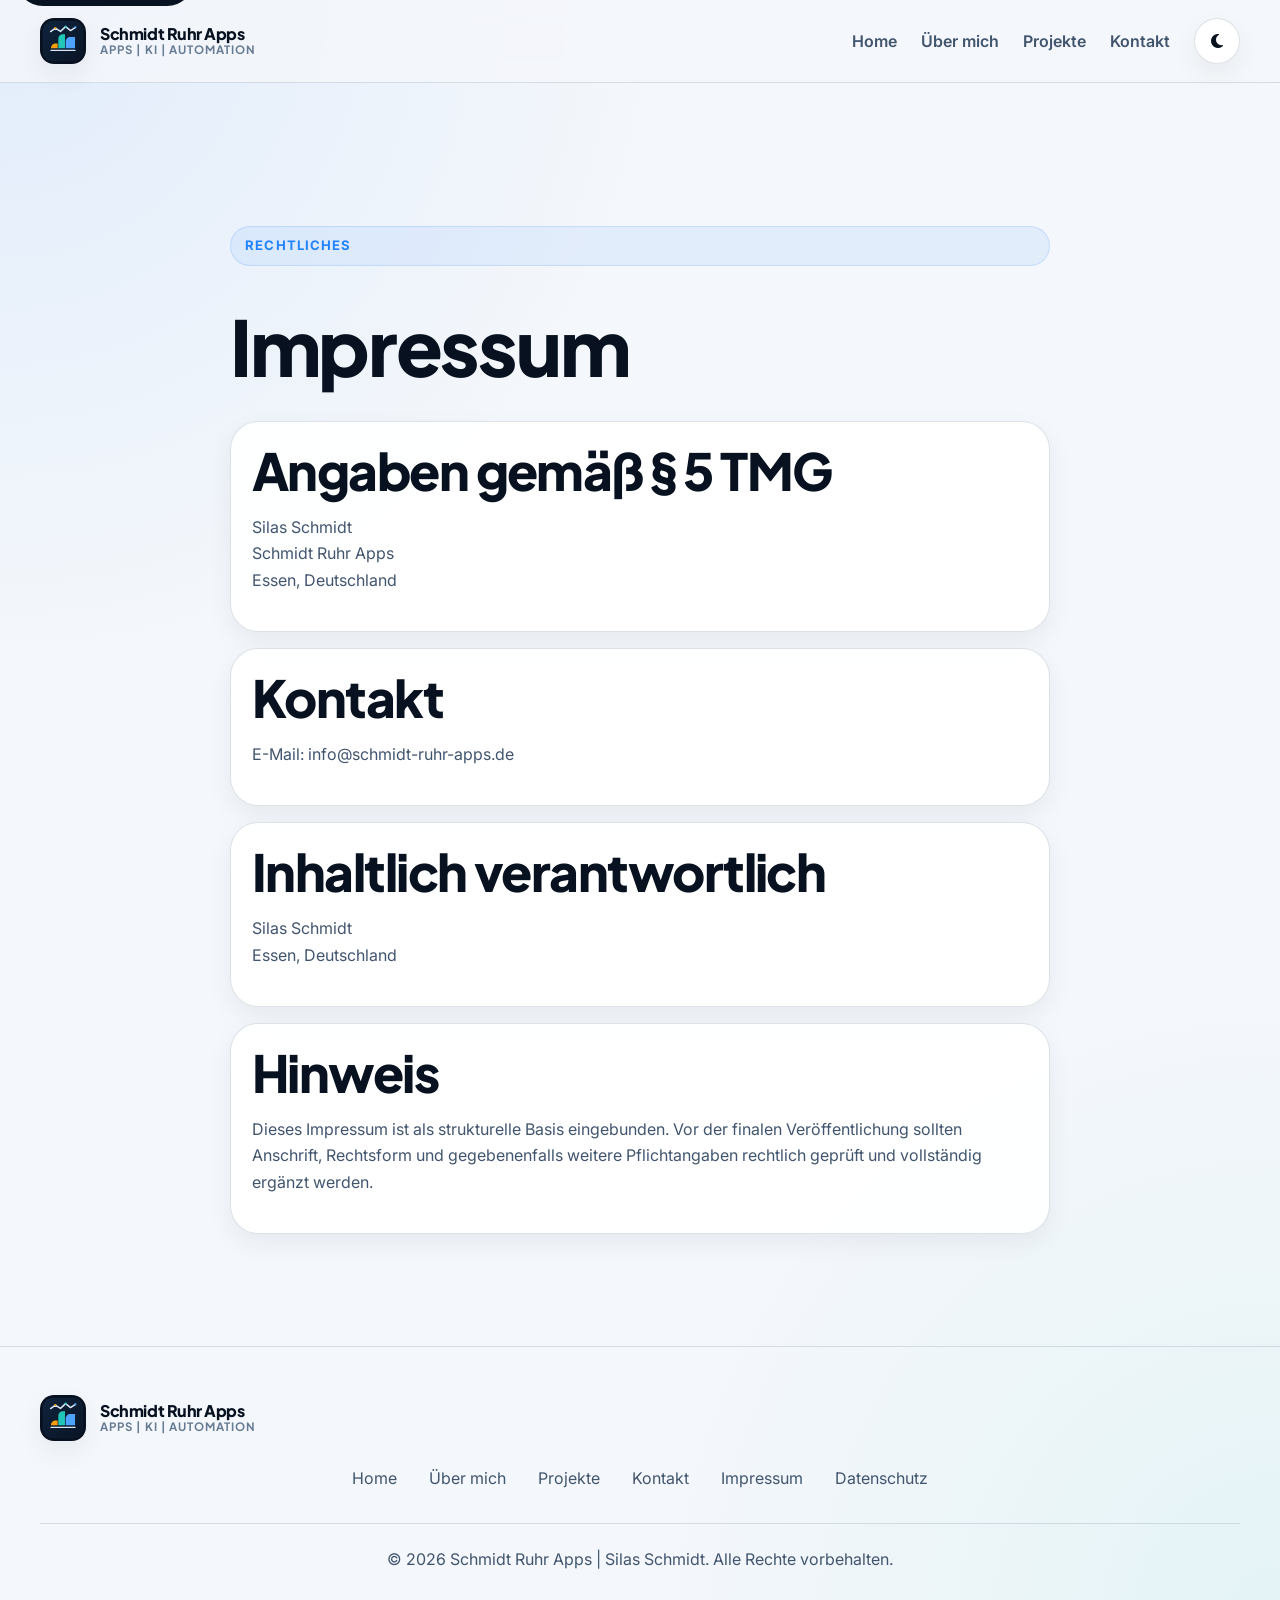
<file: pages/impressum.html>
<!DOCTYPE html>
<html lang="de" data-theme="light">
<head>
    <meta charset="UTF-8">
    <meta name="viewport" content="width=device-width, initial-scale=1.0">
    <meta name="description" content="Impressum von Schmidt Ruhr Apps mit Anbieterkennzeichnung und Kontaktinformationen.">
    <meta name="author" content="Silas Schmidt">
    <meta name="theme-color" content="#2383ff">
    <title>Impressum | Schmidt Ruhr Apps</title>
    <link rel="canonical" href="https://schmidt-ruhr-apps.de/pages/impressum.html">
    <link rel="preconnect" href="https://fonts.googleapis.com">
    <link rel="preconnect" href="https://fonts.gstatic.com" crossorigin>
    <link href="https://fonts.googleapis.com/css2?family=Plus+Jakarta+Sans:wght@500;700;800&family=Inter:wght@400;500;600;700&display=swap" rel="stylesheet">
    <link rel="stylesheet" href="https://cdnjs.cloudflare.com/ajax/libs/font-awesome/6.4.0/css/all.min.css">
    <link rel="stylesheet" href="../css/styles.css">
    <link rel="icon" href="../images/schmidt-ruhr-apps-logo.svg" type="image/svg+xml">
</head>
<body>
    <a class="skip-link" href="#main-content">Zum Inhalt springen</a>

    <nav class="navbar">
        <div class="container">
            <a href="../index.html" class="logo" aria-label="Startseite Schmidt Ruhr Apps">
                <img src="../images/schmidt-ruhr-apps-logo.svg" alt="Logo von Schmidt Ruhr Apps" class="brand-mark">
                <span class="brand-copy">
                    <span class="brand-name">Schmidt Ruhr Apps</span>
                    <span class="brand-subtitle">Apps | KI | Automation</span>
                </span>
            </a>

            <button
                class="menu-toggle"
                id="mobile-menu"
                type="button"
                aria-expanded="false"
                aria-controls="site-navigation"
                aria-label="Navigation öffnen"
            >
                <i class="fa-solid fa-bars" aria-hidden="true"></i>
            </button>

            <div class="nav-links" id="site-navigation">
                <a href="../index.html">Home</a>
                <a href="about.html">Über mich</a>
                <a href="projects.html">Projekte</a>
                <a href="contact.html">Kontakt</a>
                <button class="theme-toggle" id="theme-btn" type="button" aria-label="Farbschema wechseln">
                    <i class="fa-solid fa-moon" aria-hidden="true"></i>
                </button>
            </div>
        </div>
    </nav>

    <main id="main-content" class="page-shell legal-shell">
        <section class="section-padding page-hero">
            <div class="container legal-content reveal">
                <span class="badge">Rechtliches</span>
                <h1>Impressum</h1>

                <div class="legal-card">
                    <h2>Angaben gemäß § 5 TMG</h2>
                    <p>Silas Schmidt<br>Schmidt Ruhr Apps<br>Essen, Deutschland</p>
                </div>

                <div class="legal-card">
                    <h2>Kontakt</h2>
                    <p>E-Mail: <a href="mailto:info@schmidt-ruhr-apps.de">info@schmidt-ruhr-apps.de</a></p>
                </div>

                <div class="legal-card">
                    <h2>Inhaltlich verantwortlich</h2>
                    <p>Silas Schmidt<br>Essen, Deutschland</p>
                </div>

                <div class="legal-card">
                    <h2>Hinweis</h2>
                    <p>Dieses Impressum ist als strukturelle Basis eingebunden. Vor der finalen Veröffentlichung sollten Anschrift, Rechtsform und gegebenenfalls weitere Pflichtangaben rechtlich geprüft und vollständig ergänzt werden.</p>
                </div>
            </div>
        </section>
    </main>

    <footer>
        <div class="container">
            <div class="footer-logo logo">
                <img src="../images/schmidt-ruhr-apps-logo.svg" alt="Logo von Schmidt Ruhr Apps" class="brand-mark">
                <span class="brand-copy">
                    <span class="brand-name">Schmidt Ruhr Apps</span>
                    <span class="brand-subtitle">Apps | KI | Automation</span>
                </span>
            </div>
            <div class="footer-links">
                <a href="../index.html">Home</a>
                <a href="about.html">Über mich</a>
                <a href="projects.html">Projekte</a>
                <a href="contact.html">Kontakt</a>
                <a href="impressum.html">Impressum</a>
                <a href="datenschutz.html">Datenschutz</a>
            </div>
            <div class="footer-bottom">
                <p>&copy; 2026 Schmidt Ruhr Apps | Silas Schmidt. Alle Rechte vorbehalten.</p>
            </div>
        </div>
    </footer>

    <script src="../js/scripte.js"></script>
</body>
</html>
</file>
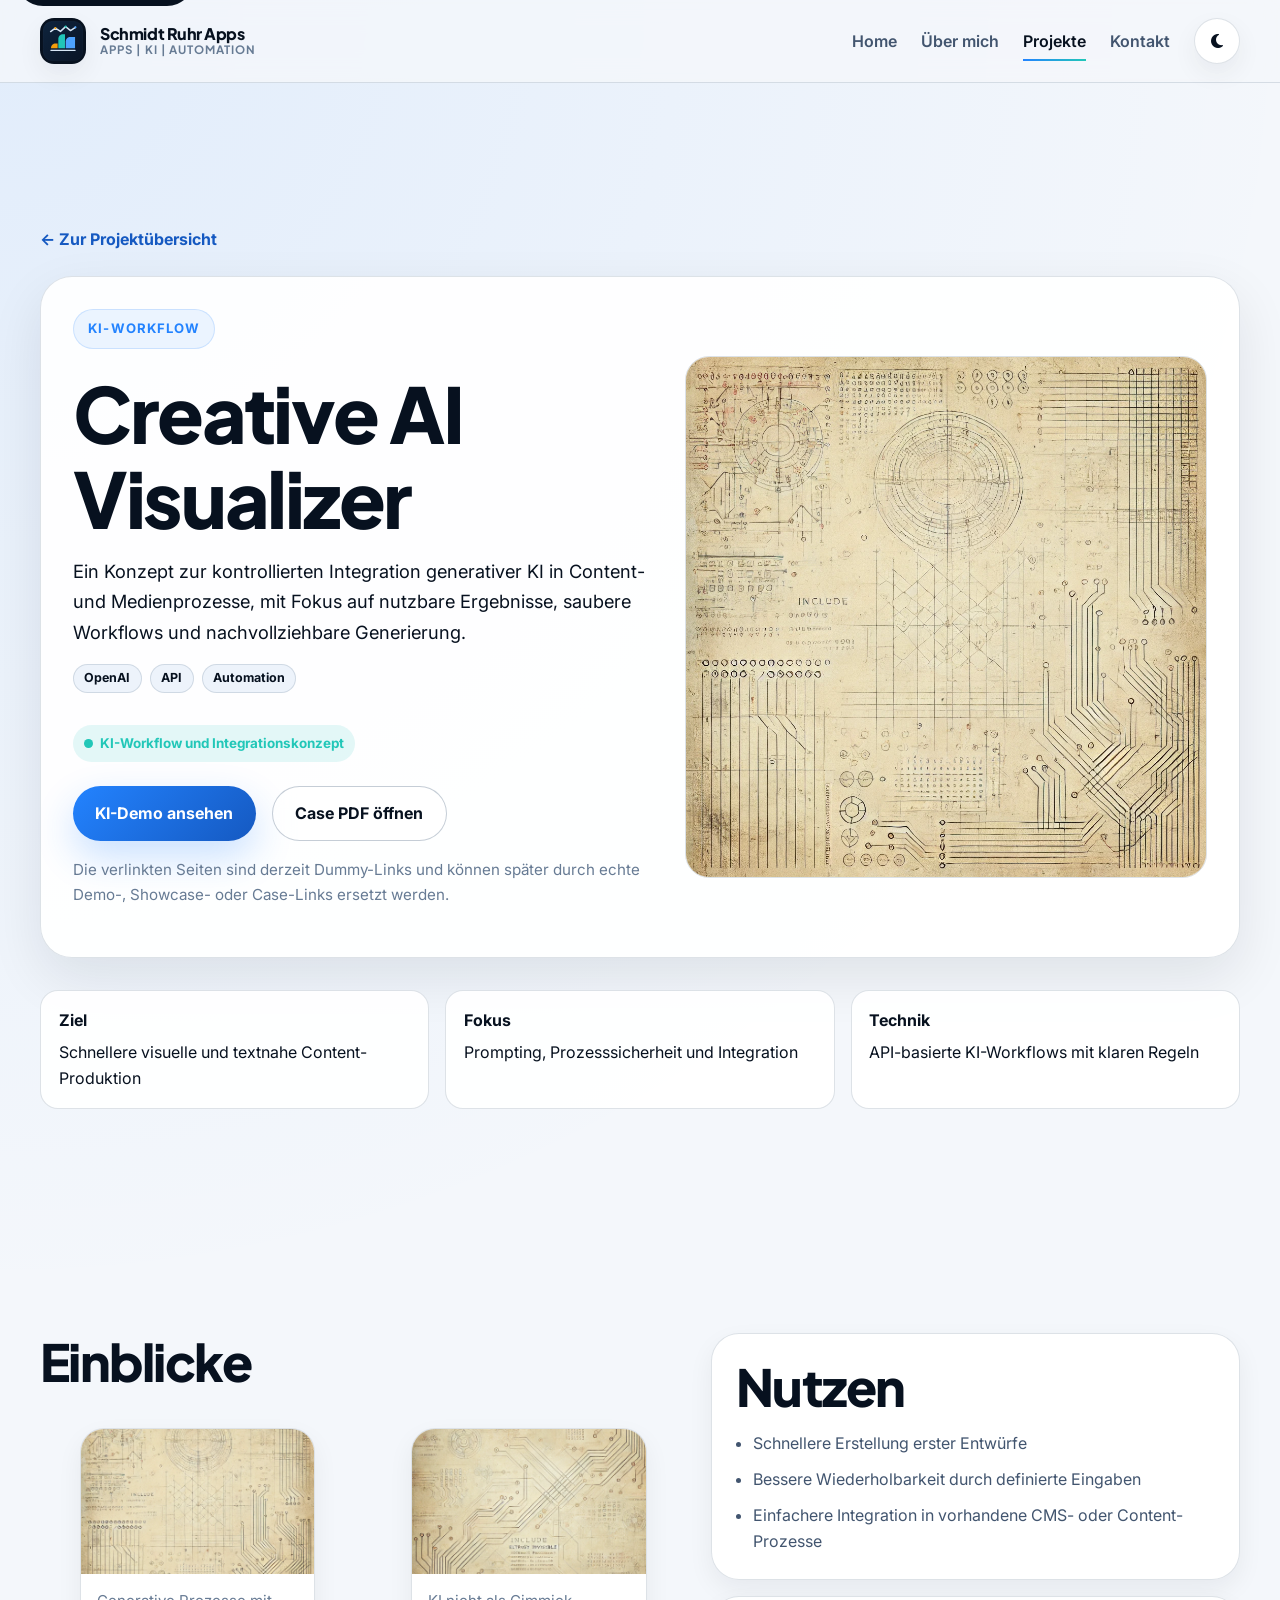
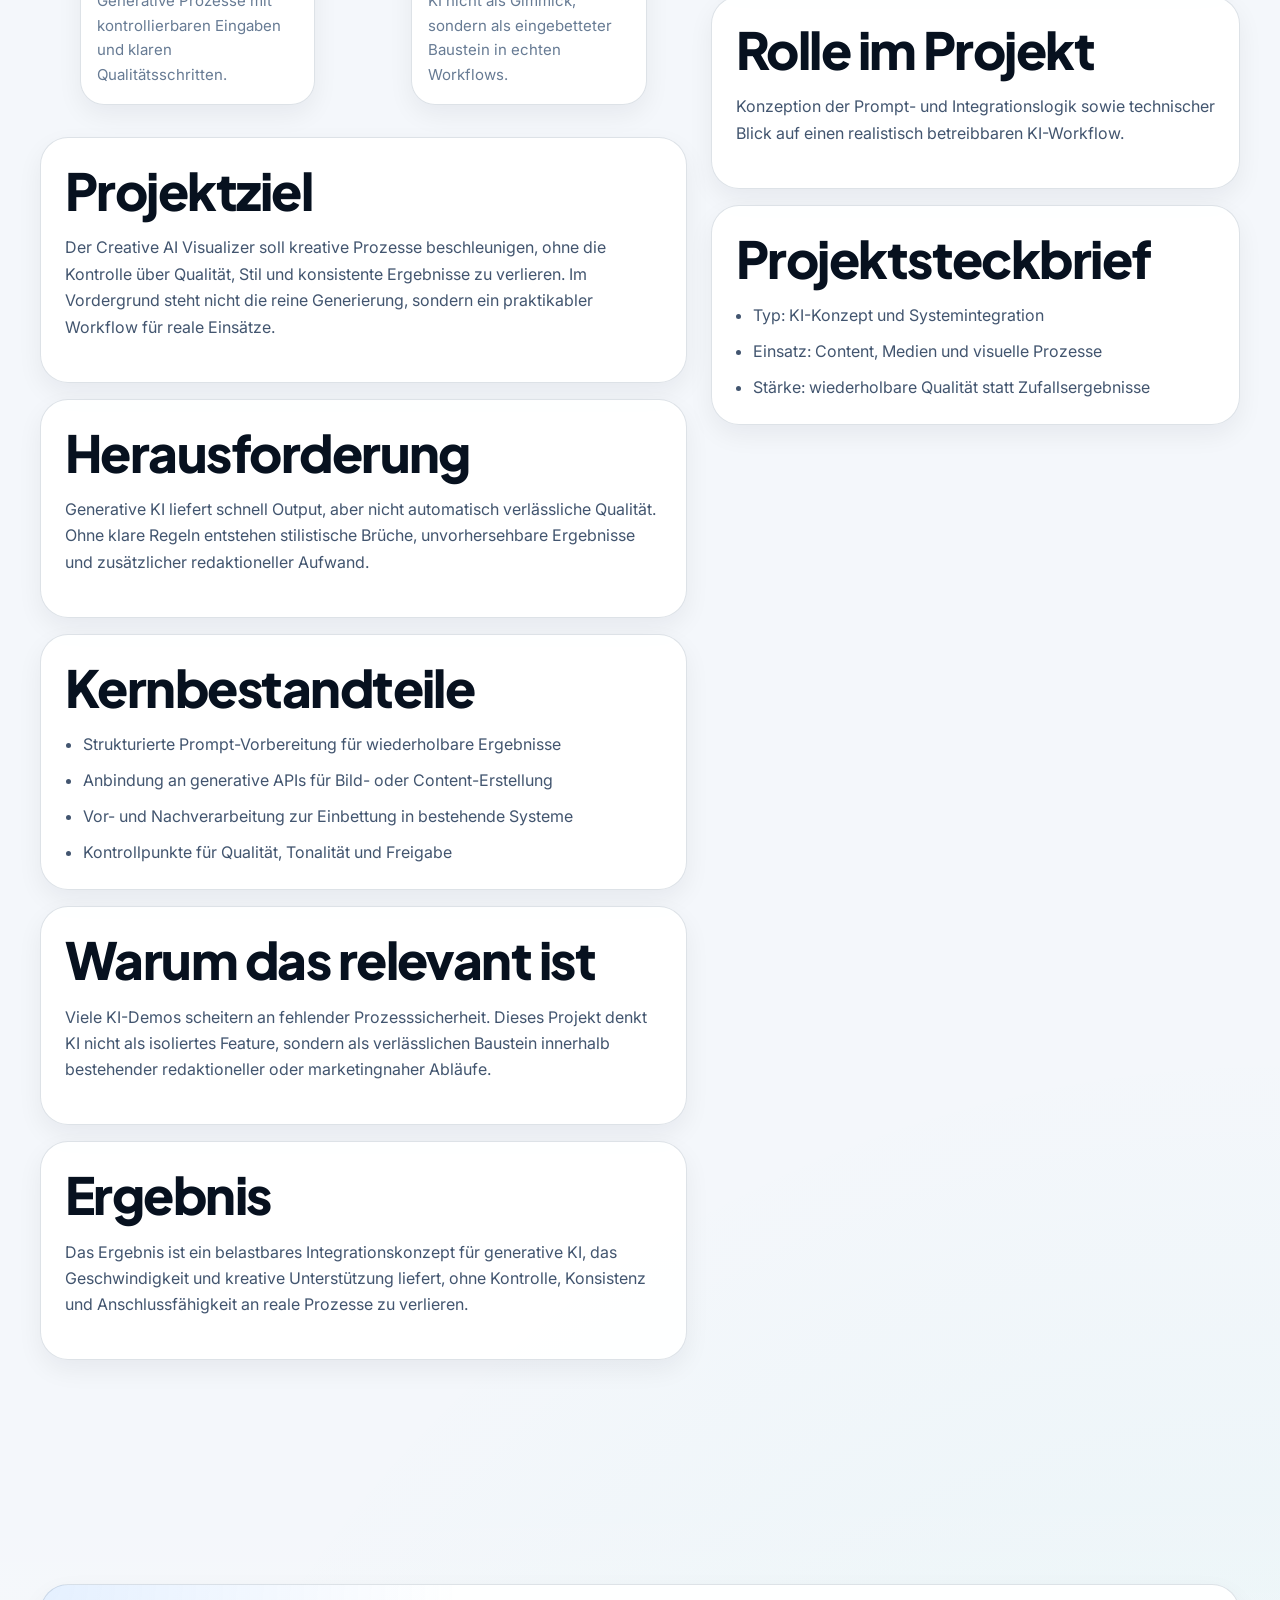
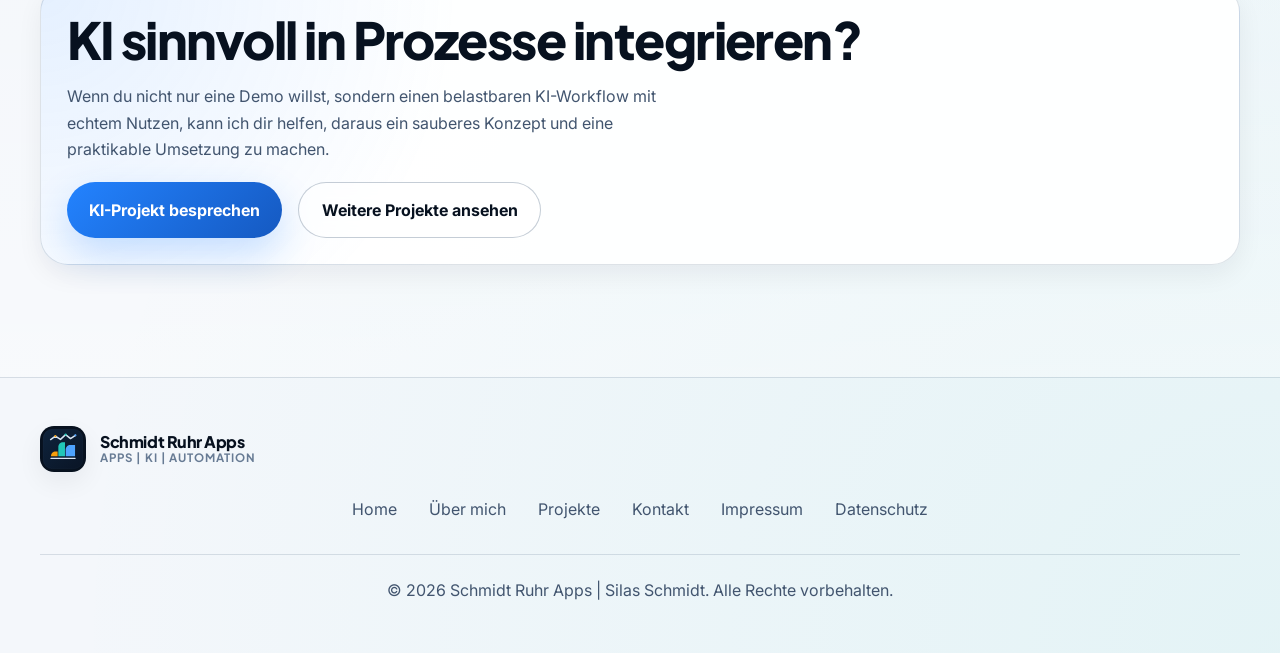
<file: pages/project-creative-ai-visualizer.html>
<!DOCTYPE html>
<html lang="de" data-theme="light">
<head>
    <meta charset="UTF-8">
    <meta name="viewport" content="width=device-width, initial-scale=1.0">
    <meta name="description" content="Projektseite zum Creative AI Visualizer, einem Konzept von Schmidt Ruhr Apps für generative KI in Content- und Medienprozessen.">
    <meta name="author" content="Silas Schmidt">
    <meta name="theme-color" content="#2383ff">
    <meta property="og:type" content="website">
    <meta property="og:locale" content="de_DE">
    <meta property="og:title" content="Creative AI Visualizer | Schmidt Ruhr Apps">
    <meta property="og:description" content="Details zum KI-Projekt für Prompting, Medienprozesse und kontrollierbare Generierung.">
    <meta property="og:image" content="https://schmidt-ruhr-apps.de/images/background_sca_4.png">
    <meta property="og:url" content="https://schmidt-ruhr-apps.de/pages/project-creative-ai-visualizer.html">
    <title>Creative AI Visualizer | Schmidt Ruhr Apps</title>
    <link rel="canonical" href="https://schmidt-ruhr-apps.de/pages/project-creative-ai-visualizer.html">
    <link rel="preconnect" href="https://fonts.googleapis.com">
    <link rel="preconnect" href="https://fonts.gstatic.com" crossorigin>
    <link href="https://fonts.googleapis.com/css2?family=Plus+Jakarta+Sans:wght@500;700;800&family=Inter:wght@400;500;600;700&display=swap" rel="stylesheet">
    <link rel="stylesheet" href="https://cdnjs.cloudflare.com/ajax/libs/font-awesome/6.4.0/css/all.min.css">
    <link rel="stylesheet" href="../css/styles.css">
    <link rel="icon" href="../images/schmidt-ruhr-apps-logo.svg" type="image/svg+xml">
</head>
<body>
    <a class="skip-link" href="#main-content">Zum Inhalt springen</a>

    <nav class="navbar">
        <div class="container">
            <a href="../index.html" class="logo" aria-label="Startseite Schmidt Ruhr Apps">
                <img src="../images/schmidt-ruhr-apps-logo.svg" alt="Logo von Schmidt Ruhr Apps" class="brand-mark">
                <span class="brand-copy">
                    <span class="brand-name">Schmidt Ruhr Apps</span>
                    <span class="brand-subtitle">Apps | KI | Automation</span>
                </span>
            </a>

            <button class="menu-toggle" id="mobile-menu" type="button" aria-expanded="false" aria-controls="site-navigation" aria-label="Navigation öffnen">
                <i class="fa-solid fa-bars" aria-hidden="true"></i>
            </button>

            <div class="nav-links" id="site-navigation">
                <a href="../index.html">Home</a>
                <a href="about.html">Über mich</a>
                <a href="projects.html" class="active" aria-current="page">Projekte</a>
                <a href="contact.html">Kontakt</a>
                <button class="theme-toggle" id="theme-btn" type="button" aria-label="Farbschema wechseln">
                    <i class="fa-solid fa-moon" aria-hidden="true"></i>
                </button>
            </div>
        </div>
    </nav>

    <main id="main-content" class="page-shell">
        <section class="section-padding page-hero">
            <div class="container">
                <a href="projects.html" class="back-link">← Zur Projektübersicht</a>
                <div class="project-hero-card reveal">
                    <div>
                        <span class="badge">KI-Workflow</span>
                        <h1>Creative AI Visualizer</h1>
                        <p class="lead">
                            Ein Konzept zur kontrollierten Integration generativer KI in Content- und Medienprozesse,
                            mit Fokus auf nutzbare Ergebnisse, saubere Workflows und nachvollziehbare Generierung.
                        </p>
                        <div class="tech-stack">
                            <span class="tech-badge">OpenAI</span>
                            <span class="tech-badge">API</span>
                            <span class="tech-badge">Automation</span>
                        </div>
                        <div class="project-status">KI-Workflow und Integrationskonzept</div>
                        <div class="project-action-row">
                            <a href="https://example.com/schmidt-ruhr-apps/creative-ai-visualizer/ki-demo" target="_blank" rel="noopener noreferrer" class="btn btn-primary">KI-Demo ansehen</a>
                            <a href="https://example.com/schmidt-ruhr-apps/creative-ai-visualizer/case-pdf" target="_blank" rel="noopener noreferrer" class="btn btn-secondary">Case PDF öffnen</a>
                        </div>
                        <p class="project-note">
                            Die verlinkten Seiten sind derzeit Dummy-Links und können später durch echte Demo-, Showcase- oder Case-Links ersetzt werden.
                        </p>
                    </div>
                    <img src="../images/background_sca_4.png" alt="Visualisierung des Projekts Creative AI Visualizer">
                </div>

                <div class="project-meta-grid reveal">
                    <div class="project-meta-item">
                        <strong>Ziel</strong>
                        <span>Schnellere visuelle und textnahe Content-Produktion</span>
                    </div>
                    <div class="project-meta-item">
                        <strong>Fokus</strong>
                        <span>Prompting, Prozesssicherheit und Integration</span>
                    </div>
                    <div class="project-meta-item">
                        <strong>Technik</strong>
                        <span>API-basierte KI-Workflows mit klaren Regeln</span>
                    </div>
                </div>
            </div>
        </section>

        <section class="section-padding">
            <div class="container detail-grid">
                <div class="detail-stack">
                    <section class="reveal">
                        <h2 class="detail-section-title">Einblicke</h2>
                        <div class="project-showcase">
                            <figure class="project-shot">
                                <img src="../images/background_sca_4.png" alt="Visualisierung einer generativen KI-Pipeline">
                                <figcaption>Generative Prozesse mit kontrollierbaren Eingaben und klaren Qualitätsschritten.</figcaption>
                            </figure>
                            <figure class="project-shot">
                                <img src="../images/background_sca_7.png" alt="Abstrakte Vorschau auf kreative Medienprozesse mit KI">
                                <figcaption>KI nicht als Gimmick, sondern als eingebetteter Baustein in echten Workflows.</figcaption>
                            </figure>
                        </div>
                    </section>

                    <article class="detail-card reveal">
                        <h2>Projektziel</h2>
                        <p>
                            Der Creative AI Visualizer soll kreative Prozesse beschleunigen, ohne die Kontrolle über Qualität,
                            Stil und konsistente Ergebnisse zu verlieren. Im Vordergrund steht nicht die reine Generierung,
                            sondern ein praktikabler Workflow für reale Einsätze.
                        </p>
                    </article>

                    <article class="detail-card reveal">
                        <h2>Herausforderung</h2>
                        <p>
                            Generative KI liefert schnell Output, aber nicht automatisch verlässliche Qualität. Ohne klare Regeln entstehen
                            stilistische Brüche, unvorhersehbare Ergebnisse und zusätzlicher redaktioneller Aufwand.
                        </p>
                    </article>

                    <article class="detail-card reveal">
                        <h2>Kernbestandteile</h2>
                        <ul>
                            <li>Strukturierte Prompt-Vorbereitung für wiederholbare Ergebnisse</li>
                            <li>Anbindung an generative APIs für Bild- oder Content-Erstellung</li>
                            <li>Vor- und Nachverarbeitung zur Einbettung in bestehende Systeme</li>
                            <li>Kontrollpunkte für Qualität, Tonalität und Freigabe</li>
                        </ul>
                    </article>

                    <article class="detail-card reveal">
                        <h2>Warum das relevant ist</h2>
                        <p>
                            Viele KI-Demos scheitern an fehlender Prozesssicherheit. Dieses Projekt denkt KI nicht als isoliertes Feature,
                            sondern als verlässlichen Baustein innerhalb bestehender redaktioneller oder marketingnaher Abläufe.
                        </p>
                    </article>

                    <article class="detail-card reveal">
                        <h2>Ergebnis</h2>
                        <p>
                            Das Ergebnis ist ein belastbares Integrationskonzept für generative KI, das Geschwindigkeit und kreative Unterstützung liefert,
                            ohne Kontrolle, Konsistenz und Anschlussfähigkeit an reale Prozesse zu verlieren.
                        </p>
                    </article>
                </div>

                <aside class="detail-stack">
                    <article class="detail-card reveal">
                        <h2>Nutzen</h2>
                        <ul>
                            <li>Schnellere Erstellung erster Entwürfe</li>
                            <li>Bessere Wiederholbarkeit durch definierte Eingaben</li>
                            <li>Einfachere Integration in vorhandene CMS- oder Content-Prozesse</li>
                        </ul>
                    </article>

                    <article class="detail-card reveal">
                        <h2>Rolle im Projekt</h2>
                        <p>Konzeption der Prompt- und Integrationslogik sowie technischer Blick auf einen realistisch betreibbaren KI-Workflow.</p>
                    </article>

                    <article class="detail-card reveal">
                        <h2>Projektsteckbrief</h2>
                        <ul>
                            <li>Typ: KI-Konzept und Systemintegration</li>
                            <li>Einsatz: Content, Medien und visuelle Prozesse</li>
                            <li>Stärke: wiederholbare Qualität statt Zufallsergebnisse</li>
                        </ul>
                    </article>
                </aside>
            </div>
        </section>

        <section class="section-padding section-surface">
            <div class="container">
                <div class="cta-card reveal">
                    <h2>KI sinnvoll in Prozesse integrieren?</h2>
                    <p>
                        Wenn du nicht nur eine Demo willst, sondern einen belastbaren KI-Workflow mit echtem Nutzen,
                        kann ich dir helfen, daraus ein sauberes Konzept und eine praktikable Umsetzung zu machen.
                    </p>
                    <div class="cta-row">
                        <a href="contact.html" class="btn btn-primary">KI-Projekt besprechen</a>
                        <a href="projects.html" class="btn btn-secondary">Weitere Projekte ansehen</a>
                    </div>
                </div>
            </div>
        </section>
    </main>

    <footer>
        <div class="container">
            <div class="footer-logo logo">
                <img src="../images/schmidt-ruhr-apps-logo.svg" alt="Logo von Schmidt Ruhr Apps" class="brand-mark">
                <span class="brand-copy">
                    <span class="brand-name">Schmidt Ruhr Apps</span>
                    <span class="brand-subtitle">Apps | KI | Automation</span>
                </span>
            </div>
            <div class="footer-links">
                <a href="../index.html">Home</a>
                <a href="about.html">Über mich</a>
                <a href="projects.html">Projekte</a>
                <a href="contact.html">Kontakt</a>
                <a href="impressum.html">Impressum</a>
                <a href="datenschutz.html">Datenschutz</a>
            </div>
            <div class="footer-bottom">
                <p>&copy; 2026 Schmidt Ruhr Apps | Silas Schmidt. Alle Rechte vorbehalten.</p>
            </div>
        </div>
    </footer>

    <script src="../js/scripte.js"></script>
</body>
</html>
</file>
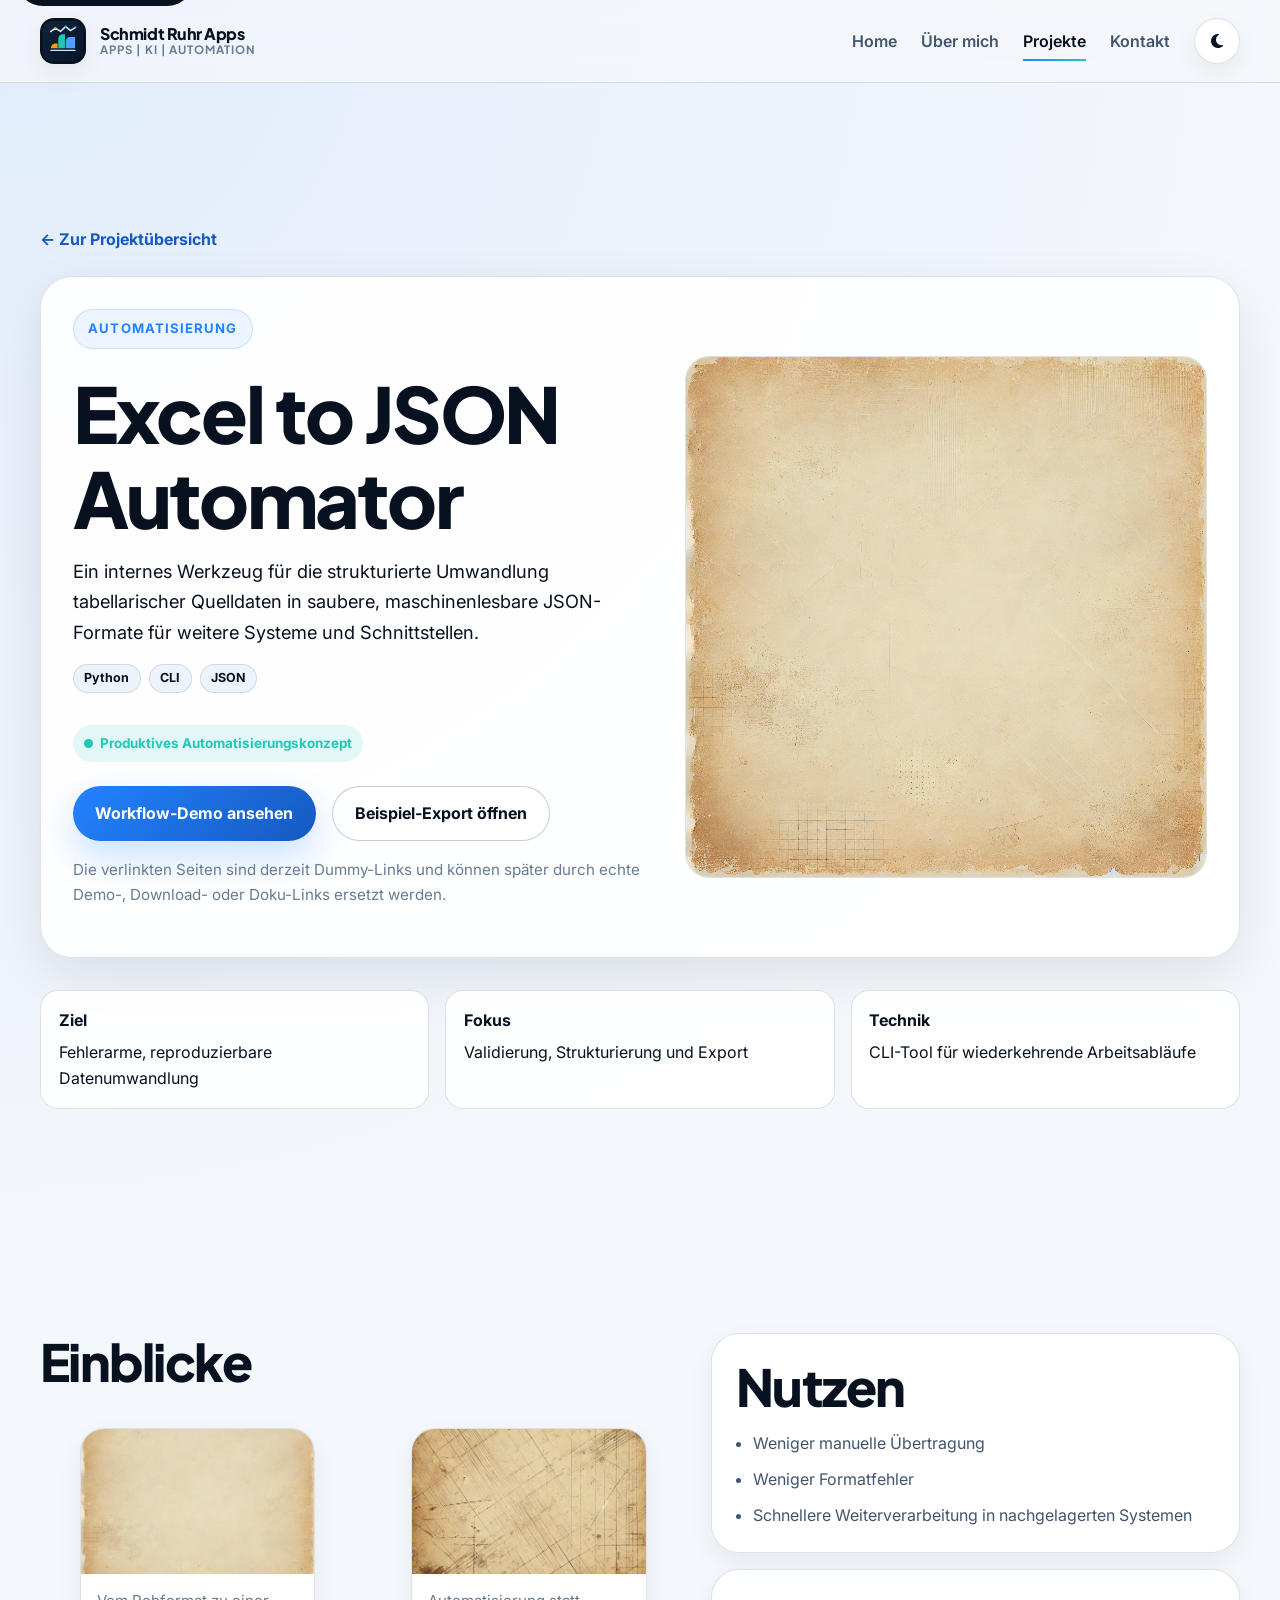
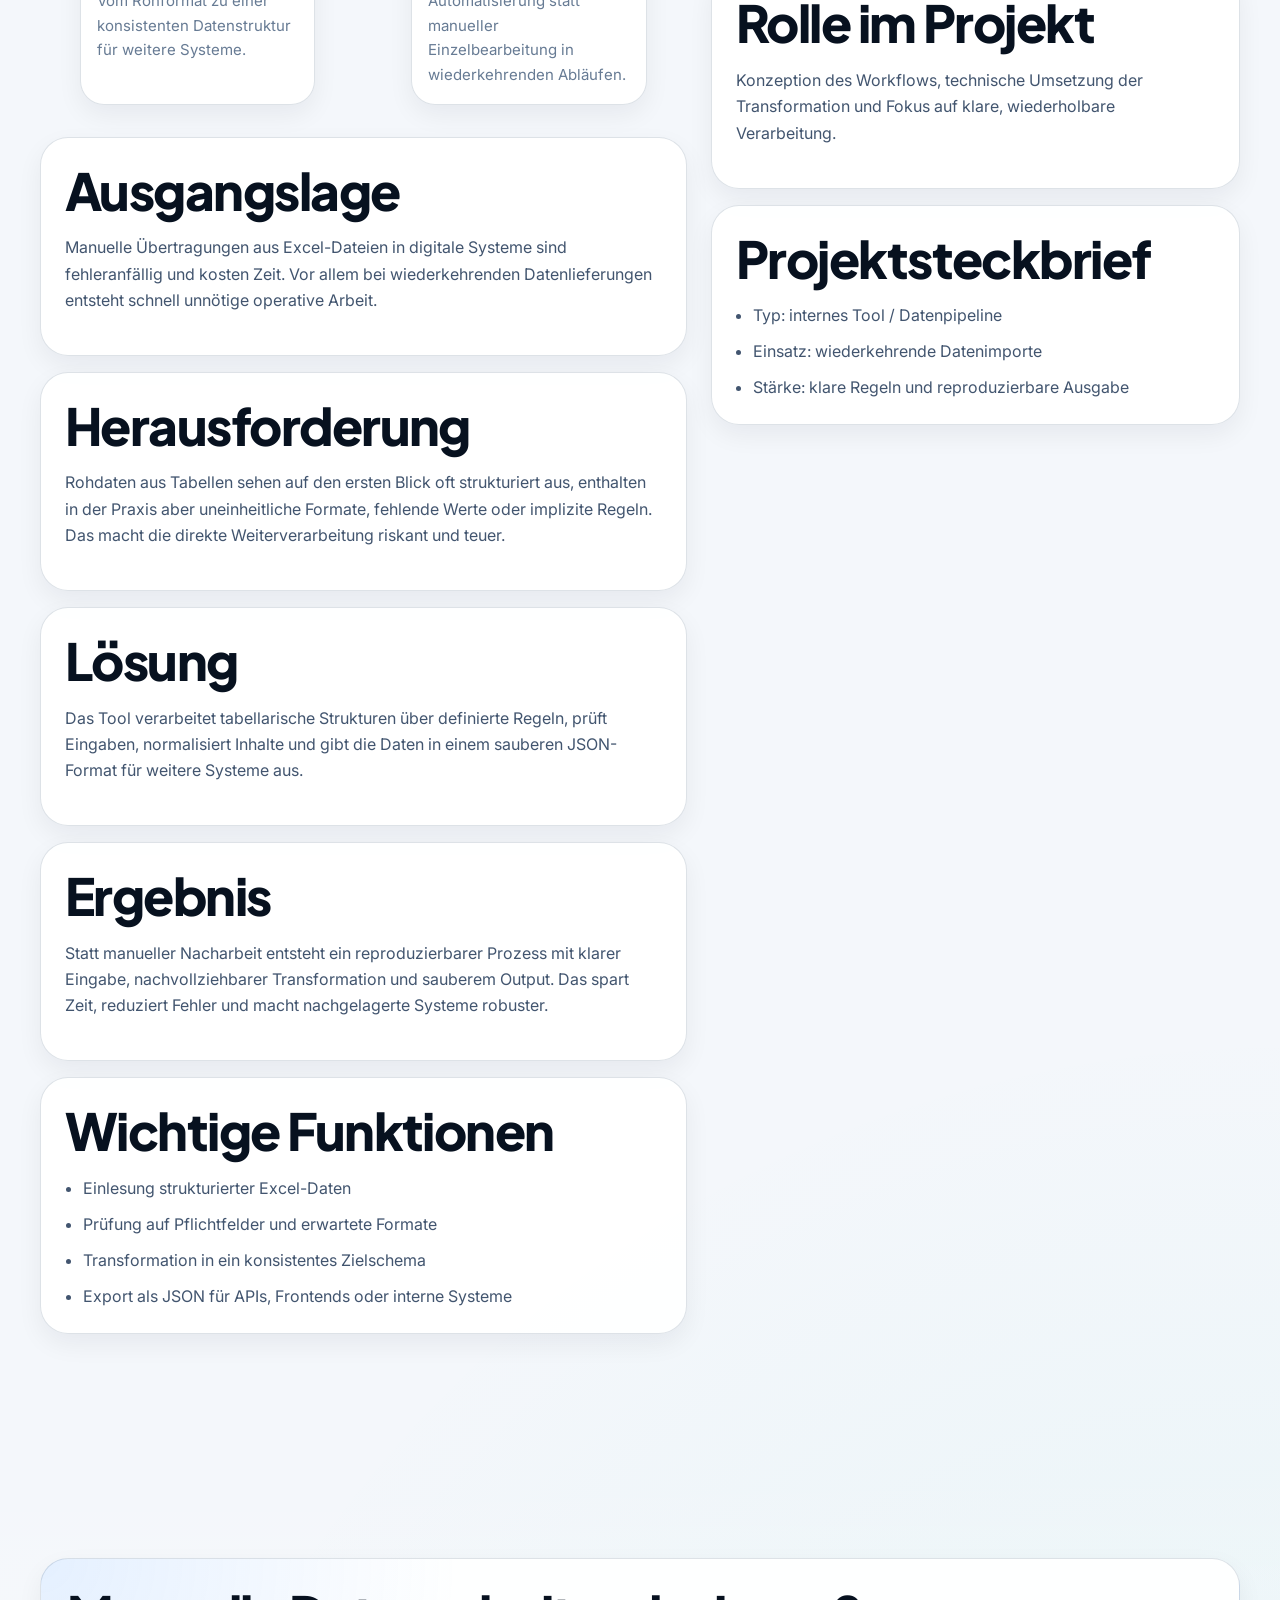
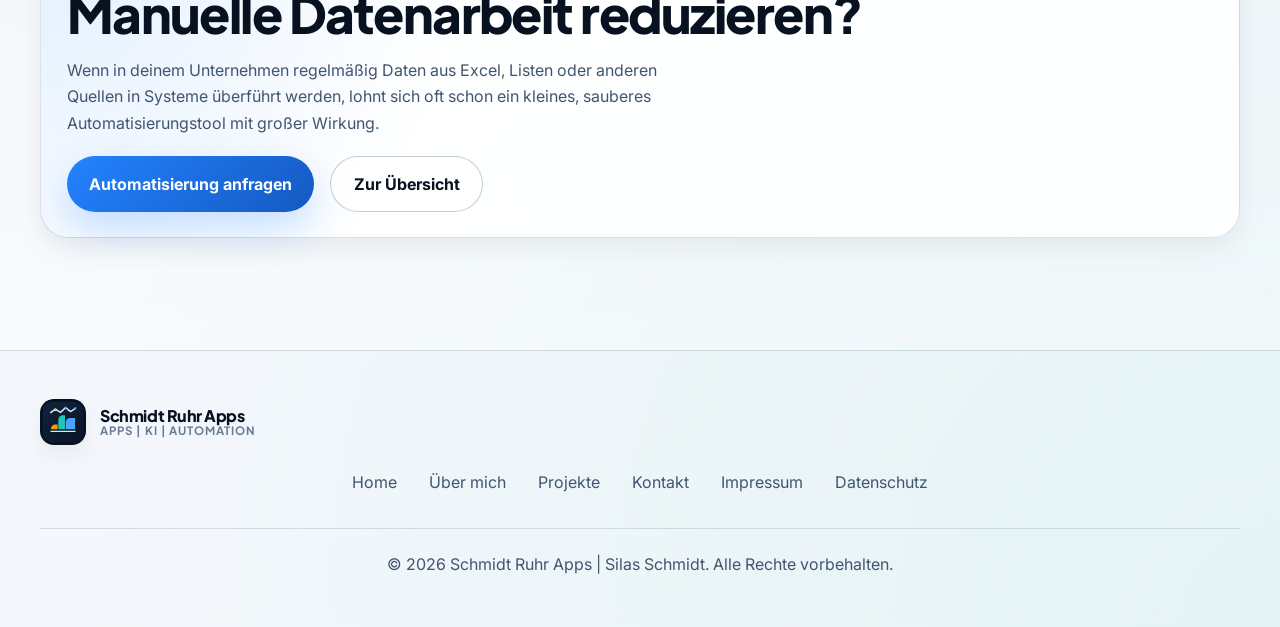
<file: pages/project-excel-to-json-automator.html>
<!DOCTYPE html>
<html lang="de" data-theme="light">
<head>
    <meta charset="UTF-8">
    <meta name="viewport" content="width=device-width, initial-scale=1.0">
    <meta name="description" content="Projektseite zum Excel to JSON Automator, einem Automatisierungstool von Schmidt Ruhr Apps für strukturierte Datenumwandlung.">
    <meta name="author" content="Silas Schmidt">
    <meta name="theme-color" content="#2383ff">
    <meta property="og:type" content="website">
    <meta property="og:locale" content="de_DE">
    <meta property="og:title" content="Excel to JSON Automator | Schmidt Ruhr Apps">
    <meta property="og:description" content="Details zum Python-basierten Automatisierungstool für Datenaufbereitung und JSON-Export.">
    <meta property="og:image" content="https://schmidt-ruhr-apps.de/images/background_sca_2.png">
    <meta property="og:url" content="https://schmidt-ruhr-apps.de/pages/project-excel-to-json-automator.html">
    <title>Excel to JSON Automator | Schmidt Ruhr Apps</title>
    <link rel="canonical" href="https://schmidt-ruhr-apps.de/pages/project-excel-to-json-automator.html">
    <link rel="preconnect" href="https://fonts.googleapis.com">
    <link rel="preconnect" href="https://fonts.gstatic.com" crossorigin>
    <link href="https://fonts.googleapis.com/css2?family=Plus+Jakarta+Sans:wght@500;700;800&family=Inter:wght@400;500;600;700&display=swap" rel="stylesheet">
    <link rel="stylesheet" href="https://cdnjs.cloudflare.com/ajax/libs/font-awesome/6.4.0/css/all.min.css">
    <link rel="stylesheet" href="../css/styles.css">
    <link rel="icon" href="../images/schmidt-ruhr-apps-logo.svg" type="image/svg+xml">
</head>
<body>
    <a class="skip-link" href="#main-content">Zum Inhalt springen</a>

    <nav class="navbar">
        <div class="container">
            <a href="../index.html" class="logo" aria-label="Startseite Schmidt Ruhr Apps">
                <img src="../images/schmidt-ruhr-apps-logo.svg" alt="Logo von Schmidt Ruhr Apps" class="brand-mark">
                <span class="brand-copy">
                    <span class="brand-name">Schmidt Ruhr Apps</span>
                    <span class="brand-subtitle">Apps | KI | Automation</span>
                </span>
            </a>

            <button class="menu-toggle" id="mobile-menu" type="button" aria-expanded="false" aria-controls="site-navigation" aria-label="Navigation öffnen">
                <i class="fa-solid fa-bars" aria-hidden="true"></i>
            </button>

            <div class="nav-links" id="site-navigation">
                <a href="../index.html">Home</a>
                <a href="about.html">Über mich</a>
                <a href="projects.html" class="active" aria-current="page">Projekte</a>
                <a href="contact.html">Kontakt</a>
                <button class="theme-toggle" id="theme-btn" type="button" aria-label="Farbschema wechseln">
                    <i class="fa-solid fa-moon" aria-hidden="true"></i>
                </button>
            </div>
        </div>
    </nav>

    <main id="main-content" class="page-shell">
        <section class="section-padding page-hero">
            <div class="container">
                <a href="projects.html" class="back-link">← Zur Projektübersicht</a>
                <div class="project-hero-card reveal">
                    <div>
                        <span class="badge">Automatisierung</span>
                        <h1>Excel to JSON Automator</h1>
                        <p class="lead">
                            Ein internes Werkzeug für die strukturierte Umwandlung tabellarischer Quelldaten in saubere,
                            maschinenlesbare JSON-Formate für weitere Systeme und Schnittstellen.
                        </p>
                        <div class="tech-stack">
                            <span class="tech-badge">Python</span>
                            <span class="tech-badge">CLI</span>
                            <span class="tech-badge">JSON</span>
                        </div>
                        <div class="project-status">Produktives Automatisierungskonzept</div>
                        <div class="project-action-row">
                            <a href="https://example.com/schmidt-ruhr-apps/excel-to-json-automator/workflow-demo" target="_blank" rel="noopener noreferrer" class="btn btn-primary">Workflow-Demo ansehen</a>
                            <a href="https://example.com/schmidt-ruhr-apps/excel-to-json-automator/example-export" target="_blank" rel="noopener noreferrer" class="btn btn-secondary">Beispiel-Export öffnen</a>
                        </div>
                        <p class="project-note">
                            Die verlinkten Seiten sind derzeit Dummy-Links und können später durch echte Demo-, Download- oder Doku-Links ersetzt werden.
                        </p>
                    </div>
                    <img src="../images/background_sca_2.png" alt="Visualisierung des Projekts Excel to JSON Automator">
                </div>

                <div class="project-meta-grid reveal">
                    <div class="project-meta-item">
                        <strong>Ziel</strong>
                        <span>Fehlerarme, reproduzierbare Datenumwandlung</span>
                    </div>
                    <div class="project-meta-item">
                        <strong>Fokus</strong>
                        <span>Validierung, Strukturierung und Export</span>
                    </div>
                    <div class="project-meta-item">
                        <strong>Technik</strong>
                        <span>CLI-Tool für wiederkehrende Arbeitsabläufe</span>
                    </div>
                </div>
            </div>
        </section>

        <section class="section-padding">
            <div class="container detail-grid">
                <div class="detail-stack">
                    <section class="reveal">
                        <h2 class="detail-section-title">Einblicke</h2>
                        <div class="project-showcase">
                            <figure class="project-shot">
                                <img src="../images/background_sca_2.png" alt="Visualisierung eines strukturierten Datenflusses">
                                <figcaption>Vom Rohformat zu einer konsistenten Datenstruktur für weitere Systeme.</figcaption>
                            </figure>
                            <figure class="project-shot">
                                <img src="../images/background_sca_3.png" alt="Abstrakte Vorschau eines Automatisierungsprozesses">
                                <figcaption>Automatisierung statt manueller Einzelbearbeitung in wiederkehrenden Abläufen.</figcaption>
                            </figure>
                        </div>
                    </section>

                    <article class="detail-card reveal">
                        <h2>Ausgangslage</h2>
                        <p>
                            Manuelle Übertragungen aus Excel-Dateien in digitale Systeme sind fehleranfällig und kosten Zeit.
                            Vor allem bei wiederkehrenden Datenlieferungen entsteht schnell unnötige operative Arbeit.
                        </p>
                    </article>

                    <article class="detail-card reveal">
                        <h2>Herausforderung</h2>
                        <p>
                            Rohdaten aus Tabellen sehen auf den ersten Blick oft strukturiert aus, enthalten in der Praxis aber uneinheitliche Formate,
                            fehlende Werte oder implizite Regeln. Das macht die direkte Weiterverarbeitung riskant und teuer.
                        </p>
                    </article>

                    <article class="detail-card reveal">
                        <h2>Lösung</h2>
                        <p>
                            Das Tool verarbeitet tabellarische Strukturen über definierte Regeln, prüft Eingaben,
                            normalisiert Inhalte und gibt die Daten in einem sauberen JSON-Format für weitere Systeme aus.
                        </p>
                    </article>

                    <article class="detail-card reveal">
                        <h2>Ergebnis</h2>
                        <p>
                            Statt manueller Nacharbeit entsteht ein reproduzierbarer Prozess mit klarer Eingabe, nachvollziehbarer Transformation
                            und sauberem Output. Das spart Zeit, reduziert Fehler und macht nachgelagerte Systeme robuster.
                        </p>
                    </article>

                    <article class="detail-card reveal">
                        <h2>Wichtige Funktionen</h2>
                        <ul>
                            <li>Einlesung strukturierter Excel-Daten</li>
                            <li>Prüfung auf Pflichtfelder und erwartete Formate</li>
                            <li>Transformation in ein konsistentes Zielschema</li>
                            <li>Export als JSON für APIs, Frontends oder interne Systeme</li>
                        </ul>
                    </article>
                </div>

                <aside class="detail-stack">
                    <article class="detail-card reveal">
                        <h2>Nutzen</h2>
                        <ul>
                            <li>Weniger manuelle Übertragung</li>
                            <li>Weniger Formatfehler</li>
                            <li>Schnellere Weiterverarbeitung in nachgelagerten Systemen</li>
                        </ul>
                    </article>

                    <article class="detail-card reveal">
                        <h2>Rolle im Projekt</h2>
                        <p>Konzeption des Workflows, technische Umsetzung der Transformation und Fokus auf klare, wiederholbare Verarbeitung.</p>
                    </article>

                    <article class="detail-card reveal">
                        <h2>Projektsteckbrief</h2>
                        <ul>
                            <li>Typ: internes Tool / Datenpipeline</li>
                            <li>Einsatz: wiederkehrende Datenimporte</li>
                            <li>Stärke: klare Regeln und reproduzierbare Ausgabe</li>
                        </ul>
                    </article>
                </aside>
            </div>
        </section>

        <section class="section-padding section-surface">
            <div class="container">
                <div class="cta-card reveal">
                    <h2>Manuelle Datenarbeit reduzieren?</h2>
                    <p>
                        Wenn in deinem Unternehmen regelmäßig Daten aus Excel, Listen oder anderen Quellen in Systeme überführt werden,
                        lohnt sich oft schon ein kleines, sauberes Automatisierungstool mit großer Wirkung.
                    </p>
                    <div class="cta-row">
                        <a href="contact.html" class="btn btn-primary">Automatisierung anfragen</a>
                        <a href="projects.html" class="btn btn-secondary">Zur Übersicht</a>
                    </div>
                </div>
            </div>
        </section>
    </main>

    <footer>
        <div class="container">
            <div class="footer-logo logo">
                <img src="../images/schmidt-ruhr-apps-logo.svg" alt="Logo von Schmidt Ruhr Apps" class="brand-mark">
                <span class="brand-copy">
                    <span class="brand-name">Schmidt Ruhr Apps</span>
                    <span class="brand-subtitle">Apps | KI | Automation</span>
                </span>
            </div>
            <div class="footer-links">
                <a href="../index.html">Home</a>
                <a href="about.html">Über mich</a>
                <a href="projects.html">Projekte</a>
                <a href="contact.html">Kontakt</a>
                <a href="impressum.html">Impressum</a>
                <a href="datenschutz.html">Datenschutz</a>
            </div>
            <div class="footer-bottom">
                <p>&copy; 2026 Schmidt Ruhr Apps | Silas Schmidt. Alle Rechte vorbehalten.</p>
            </div>
        </div>
    </footer>

    <script src="../js/scripte.js"></script>
</body>
</html>
</file>
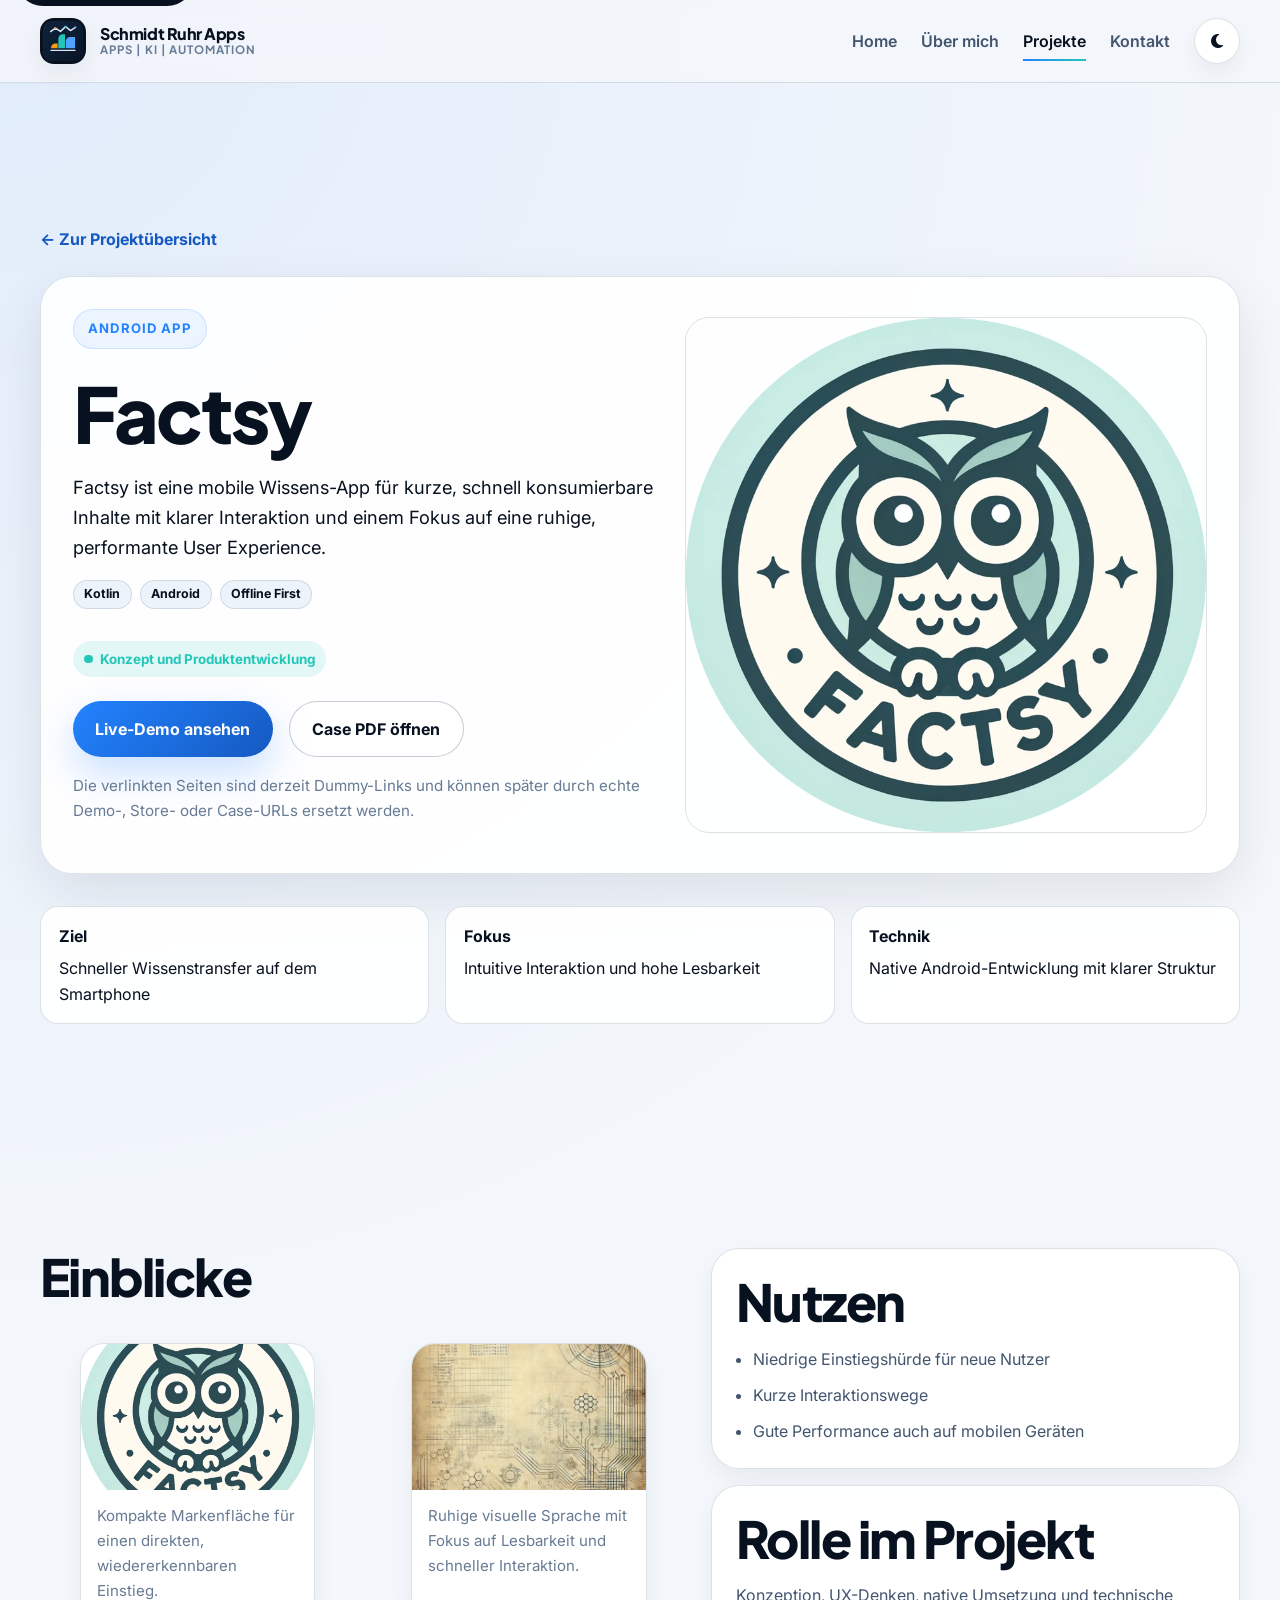
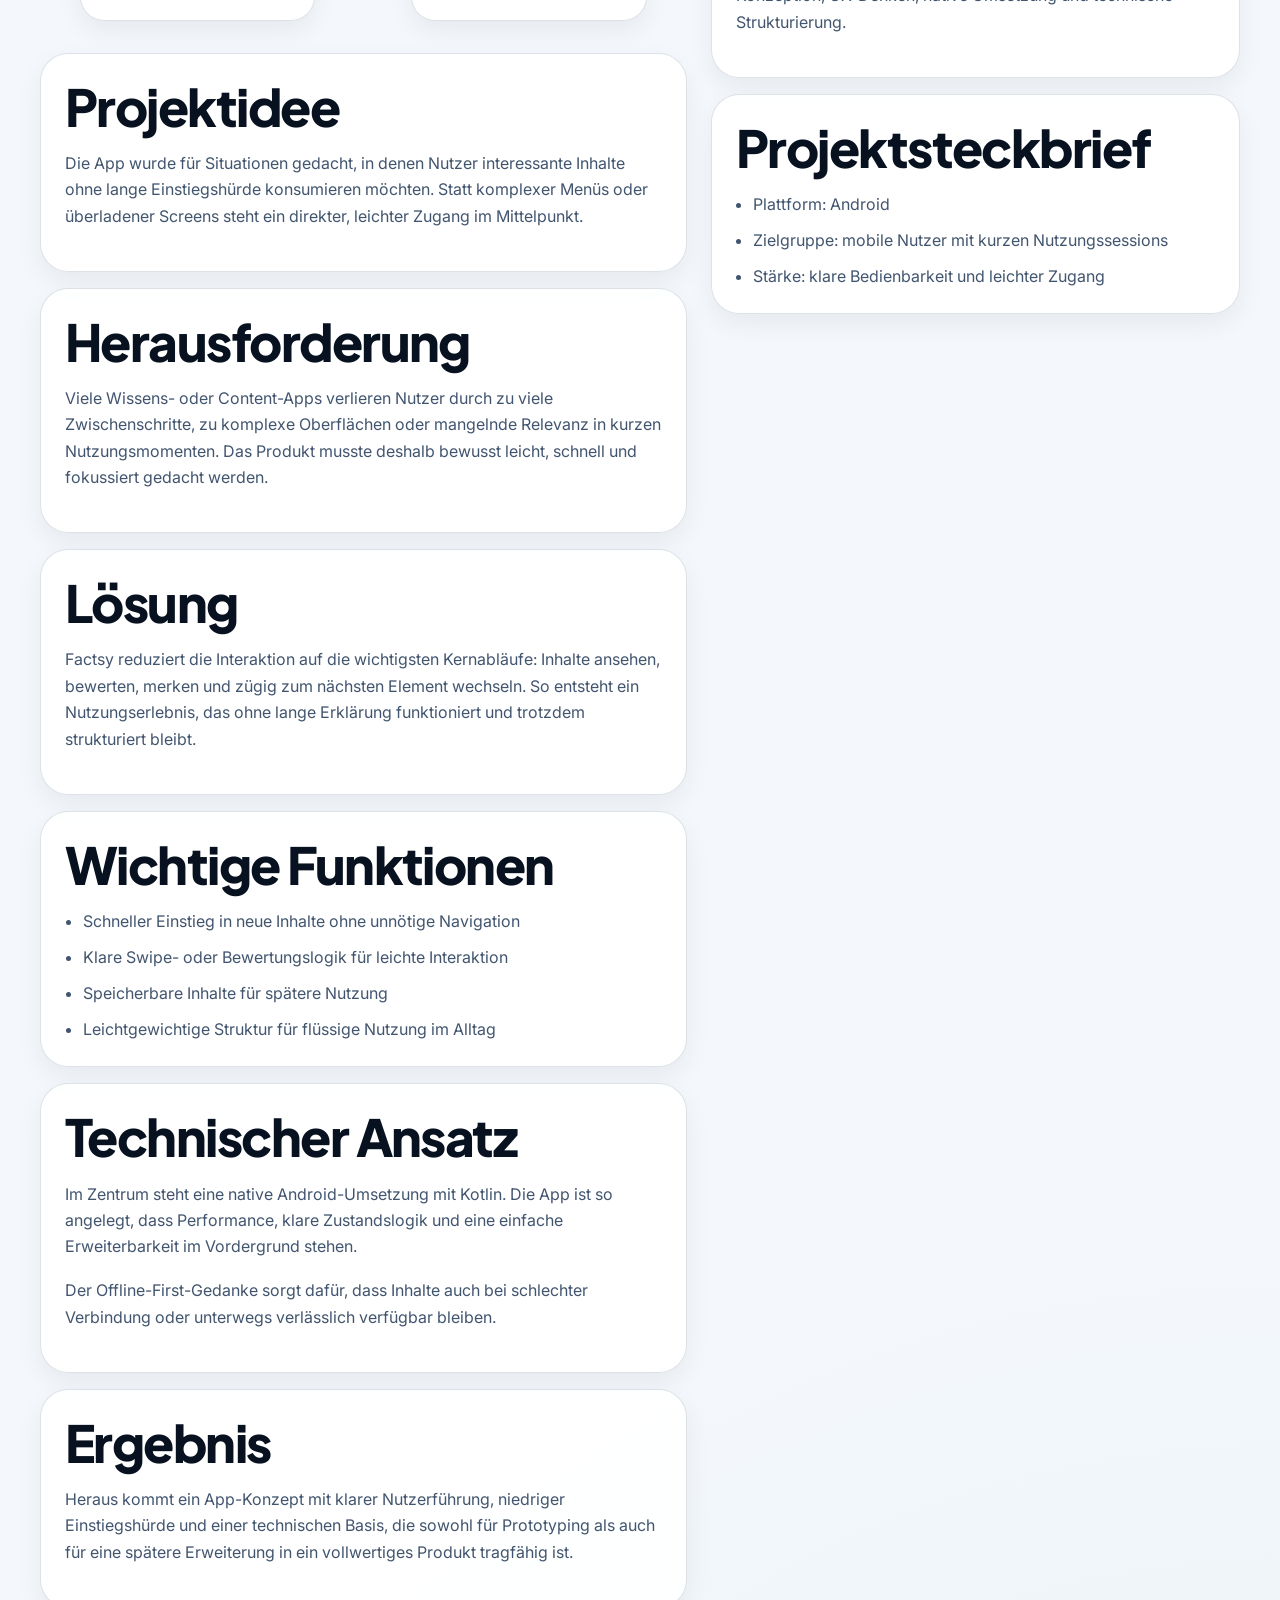
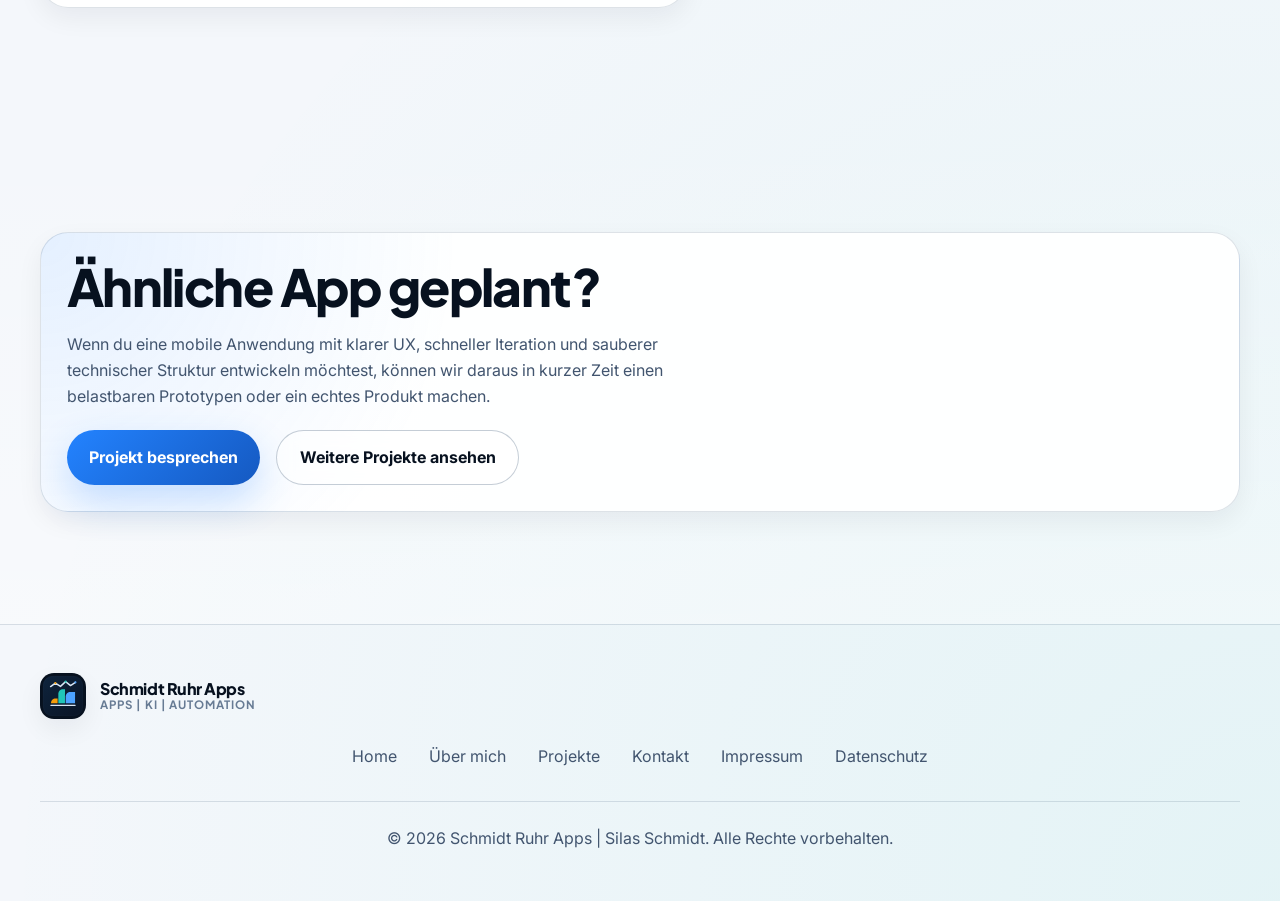
<file: pages/project-factsy.html>
<!DOCTYPE html>
<html lang="de" data-theme="light">
<head>
    <meta charset="UTF-8">
    <meta name="viewport" content="width=device-width, initial-scale=1.0">
    <meta name="description" content="Projektseite zu Factsy, einer Android-App von Schmidt Ruhr Apps mit Fokus auf schnelle Wissensvermittlung, Offline-Nutzung und klare Bedienbarkeit.">
    <meta name="author" content="Silas Schmidt">
    <meta name="theme-color" content="#2383ff">
    <meta property="og:type" content="website">
    <meta property="og:locale" content="de_DE">
    <meta property="og:title" content="Factsy | Schmidt Ruhr Apps">
    <meta property="og:description" content="Details zu Factsy: Ziel, Funktionen, Architektur und Nutzen der Android-App.">
    <meta property="og:image" content="https://schmidt-ruhr-apps.de/images/logo_4_round.png">
    <meta property="og:url" content="https://schmidt-ruhr-apps.de/pages/project-factsy.html">
    <title>Factsy | Schmidt Ruhr Apps</title>
    <link rel="canonical" href="https://schmidt-ruhr-apps.de/pages/project-factsy.html">
    <link rel="preconnect" href="https://fonts.googleapis.com">
    <link rel="preconnect" href="https://fonts.gstatic.com" crossorigin>
    <link href="https://fonts.googleapis.com/css2?family=Plus+Jakarta+Sans:wght@500;700;800&family=Inter:wght@400;500;600;700&display=swap" rel="stylesheet">
    <link rel="stylesheet" href="https://cdnjs.cloudflare.com/ajax/libs/font-awesome/6.4.0/css/all.min.css">
    <link rel="stylesheet" href="../css/styles.css">
    <link rel="icon" href="../images/schmidt-ruhr-apps-logo.svg" type="image/svg+xml">
</head>
<body>
    <a class="skip-link" href="#main-content">Zum Inhalt springen</a>

    <nav class="navbar">
        <div class="container">
            <a href="../index.html" class="logo" aria-label="Startseite Schmidt Ruhr Apps">
                <img src="../images/schmidt-ruhr-apps-logo.svg" alt="Logo von Schmidt Ruhr Apps" class="brand-mark">
                <span class="brand-copy">
                    <span class="brand-name">Schmidt Ruhr Apps</span>
                    <span class="brand-subtitle">Apps | KI | Automation</span>
                </span>
            </a>

            <button class="menu-toggle" id="mobile-menu" type="button" aria-expanded="false" aria-controls="site-navigation" aria-label="Navigation öffnen">
                <i class="fa-solid fa-bars" aria-hidden="true"></i>
            </button>

            <div class="nav-links" id="site-navigation">
                <a href="../index.html">Home</a>
                <a href="about.html">Über mich</a>
                <a href="projects.html" class="active" aria-current="page">Projekte</a>
                <a href="contact.html">Kontakt</a>
                <button class="theme-toggle" id="theme-btn" type="button" aria-label="Farbschema wechseln">
                    <i class="fa-solid fa-moon" aria-hidden="true"></i>
                </button>
            </div>
        </div>
    </nav>

    <main id="main-content" class="page-shell">
        <section class="section-padding page-hero">
            <div class="container">
                <a href="projects.html" class="back-link">← Zur Projektübersicht</a>
                <div class="project-hero-card reveal">
                    <div>
                        <span class="badge">Android App</span>
                        <h1>Factsy</h1>
                        <p class="lead">
                            Factsy ist eine mobile Wissens-App für kurze, schnell konsumierbare Inhalte mit klarer Interaktion
                            und einem Fokus auf eine ruhige, performante User Experience.
                        </p>
                        <div class="tech-stack">
                            <span class="tech-badge">Kotlin</span>
                            <span class="tech-badge">Android</span>
                            <span class="tech-badge">Offline First</span>
                        </div>
                        <div class="project-status">Konzept und Produktentwicklung</div>
                        <div class="project-action-row">
                            <a href="https://example.com/schmidt-ruhr-apps/factsy/live-demo" target="_blank" rel="noopener noreferrer" class="btn btn-primary">Live-Demo ansehen</a>
                            <a href="https://example.com/schmidt-ruhr-apps/factsy/case-pdf" target="_blank" rel="noopener noreferrer" class="btn btn-secondary">Case PDF öffnen</a>
                        </div>
                        <p class="project-note">
                            Die verlinkten Seiten sind derzeit Dummy-Links und können später durch echte Demo-, Store- oder Case-URLs ersetzt werden.
                        </p>
                    </div>
                    <img src="../images/logo_4_round.png" alt="App-Visualisierung von Factsy">
                </div>

                <div class="project-meta-grid reveal">
                    <div class="project-meta-item">
                        <strong>Ziel</strong>
                        <span>Schneller Wissenstransfer auf dem Smartphone</span>
                    </div>
                    <div class="project-meta-item">
                        <strong>Fokus</strong>
                        <span>Intuitive Interaktion und hohe Lesbarkeit</span>
                    </div>
                    <div class="project-meta-item">
                        <strong>Technik</strong>
                        <span>Native Android-Entwicklung mit klarer Struktur</span>
                    </div>
                </div>
            </div>
        </section>

        <section class="section-padding">
            <div class="container detail-grid">
                <div class="detail-stack">
                    <section class="reveal">
                        <h2 class="detail-section-title">Einblicke</h2>
                        <div class="project-showcase">
                            <figure class="project-shot">
                                <img src="../images/logo_4_round.png" alt="Branding-Ansicht der App Factsy">
                                <figcaption>Kompakte Markenfläche für einen direkten, wiedererkennbaren Einstieg.</figcaption>
                            </figure>
                            <figure class="project-shot">
                                <img src="../images/background_sca_6.png" alt="Abstrakte Interface-Vorschau für Factsy">
                                <figcaption>Ruhige visuelle Sprache mit Fokus auf Lesbarkeit und schneller Interaktion.</figcaption>
                            </figure>
                        </div>
                    </section>

                    <article class="detail-card reveal">
                        <h2>Projektidee</h2>
                        <p>
                            Die App wurde für Situationen gedacht, in denen Nutzer interessante Inhalte ohne lange Einstiegshürde
                            konsumieren möchten. Statt komplexer Menüs oder überladener Screens steht ein direkter, leichter Zugang im Mittelpunkt.
                        </p>
                    </article>

                    <article class="detail-card reveal">
                        <h2>Herausforderung</h2>
                        <p>
                            Viele Wissens- oder Content-Apps verlieren Nutzer durch zu viele Zwischenschritte, zu komplexe Oberflächen
                            oder mangelnde Relevanz in kurzen Nutzungsmomenten. Das Produkt musste deshalb bewusst leicht, schnell und fokussiert gedacht werden.
                        </p>
                    </article>

                    <article class="detail-card reveal">
                        <h2>Lösung</h2>
                        <p>
                            Factsy reduziert die Interaktion auf die wichtigsten Kernabläufe: Inhalte ansehen, bewerten, merken und zügig zum nächsten Element wechseln.
                            So entsteht ein Nutzungserlebnis, das ohne lange Erklärung funktioniert und trotzdem strukturiert bleibt.
                        </p>
                    </article>

                    <article class="detail-card reveal">
                        <h2>Wichtige Funktionen</h2>
                        <ul>
                            <li>Schneller Einstieg in neue Inhalte ohne unnötige Navigation</li>
                            <li>Klare Swipe- oder Bewertungslogik für leichte Interaktion</li>
                            <li>Speicherbare Inhalte für spätere Nutzung</li>
                            <li>Leichtgewichtige Struktur für flüssige Nutzung im Alltag</li>
                        </ul>
                    </article>

                    <article class="detail-card reveal">
                        <h2>Technischer Ansatz</h2>
                        <p>
                            Im Zentrum steht eine native Android-Umsetzung mit Kotlin. Die App ist so angelegt, dass Performance,
                            klare Zustandslogik und eine einfache Erweiterbarkeit im Vordergrund stehen.
                        </p>
                        <p>
                            Der Offline-First-Gedanke sorgt dafür, dass Inhalte auch bei schlechter Verbindung oder unterwegs verlässlich verfügbar bleiben.
                        </p>
                    </article>

                    <article class="detail-card reveal">
                        <h2>Ergebnis</h2>
                        <p>
                            Heraus kommt ein App-Konzept mit klarer Nutzerführung, niedriger Einstiegshürde und einer technischen Basis,
                            die sowohl für Prototyping als auch für eine spätere Erweiterung in ein vollwertiges Produkt tragfähig ist.
                        </p>
                    </article>
                </div>

                <aside class="detail-stack">
                    <article class="detail-card reveal">
                        <h2>Nutzen</h2>
                        <ul>
                            <li>Niedrige Einstiegshürde für neue Nutzer</li>
                            <li>Kurze Interaktionswege</li>
                            <li>Gute Performance auch auf mobilen Geräten</li>
                        </ul>
                    </article>

                    <article class="detail-card reveal">
                        <h2>Rolle im Projekt</h2>
                        <p>Konzeption, UX-Denken, native Umsetzung und technische Strukturierung.</p>
                    </article>

                    <article class="detail-card reveal">
                        <h2>Projektsteckbrief</h2>
                        <ul>
                            <li>Plattform: Android</li>
                            <li>Zielgruppe: mobile Nutzer mit kurzen Nutzungssessions</li>
                            <li>Stärke: klare Bedienbarkeit und leichter Zugang</li>
                        </ul>
                    </article>
                </aside>
            </div>
        </section>

        <section class="section-padding section-surface">
            <div class="container">
                <div class="cta-card reveal">
                    <h2>Ähnliche App geplant?</h2>
                    <p>
                        Wenn du eine mobile Anwendung mit klarer UX, schneller Iteration und sauberer technischer Struktur entwickeln möchtest,
                        können wir daraus in kurzer Zeit einen belastbaren Prototypen oder ein echtes Produkt machen.
                    </p>
                    <div class="cta-row">
                        <a href="contact.html" class="btn btn-primary">Projekt besprechen</a>
                        <a href="projects.html" class="btn btn-secondary">Weitere Projekte ansehen</a>
                    </div>
                </div>
            </div>
        </section>
    </main>

    <footer>
        <div class="container">
            <div class="footer-logo logo">
                <img src="../images/schmidt-ruhr-apps-logo.svg" alt="Logo von Schmidt Ruhr Apps" class="brand-mark">
                <span class="brand-copy">
                    <span class="brand-name">Schmidt Ruhr Apps</span>
                    <span class="brand-subtitle">Apps | KI | Automation</span>
                </span>
            </div>
            <div class="footer-links">
                <a href="../index.html">Home</a>
                <a href="about.html">Über mich</a>
                <a href="projects.html">Projekte</a>
                <a href="contact.html">Kontakt</a>
                <a href="impressum.html">Impressum</a>
                <a href="datenschutz.html">Datenschutz</a>
            </div>
            <div class="footer-bottom">
                <p>&copy; 2026 Schmidt Ruhr Apps | Silas Schmidt. Alle Rechte vorbehalten.</p>
            </div>
        </div>
    </footer>

    <script src="../js/scripte.js"></script>
</body>
</html>
</file>
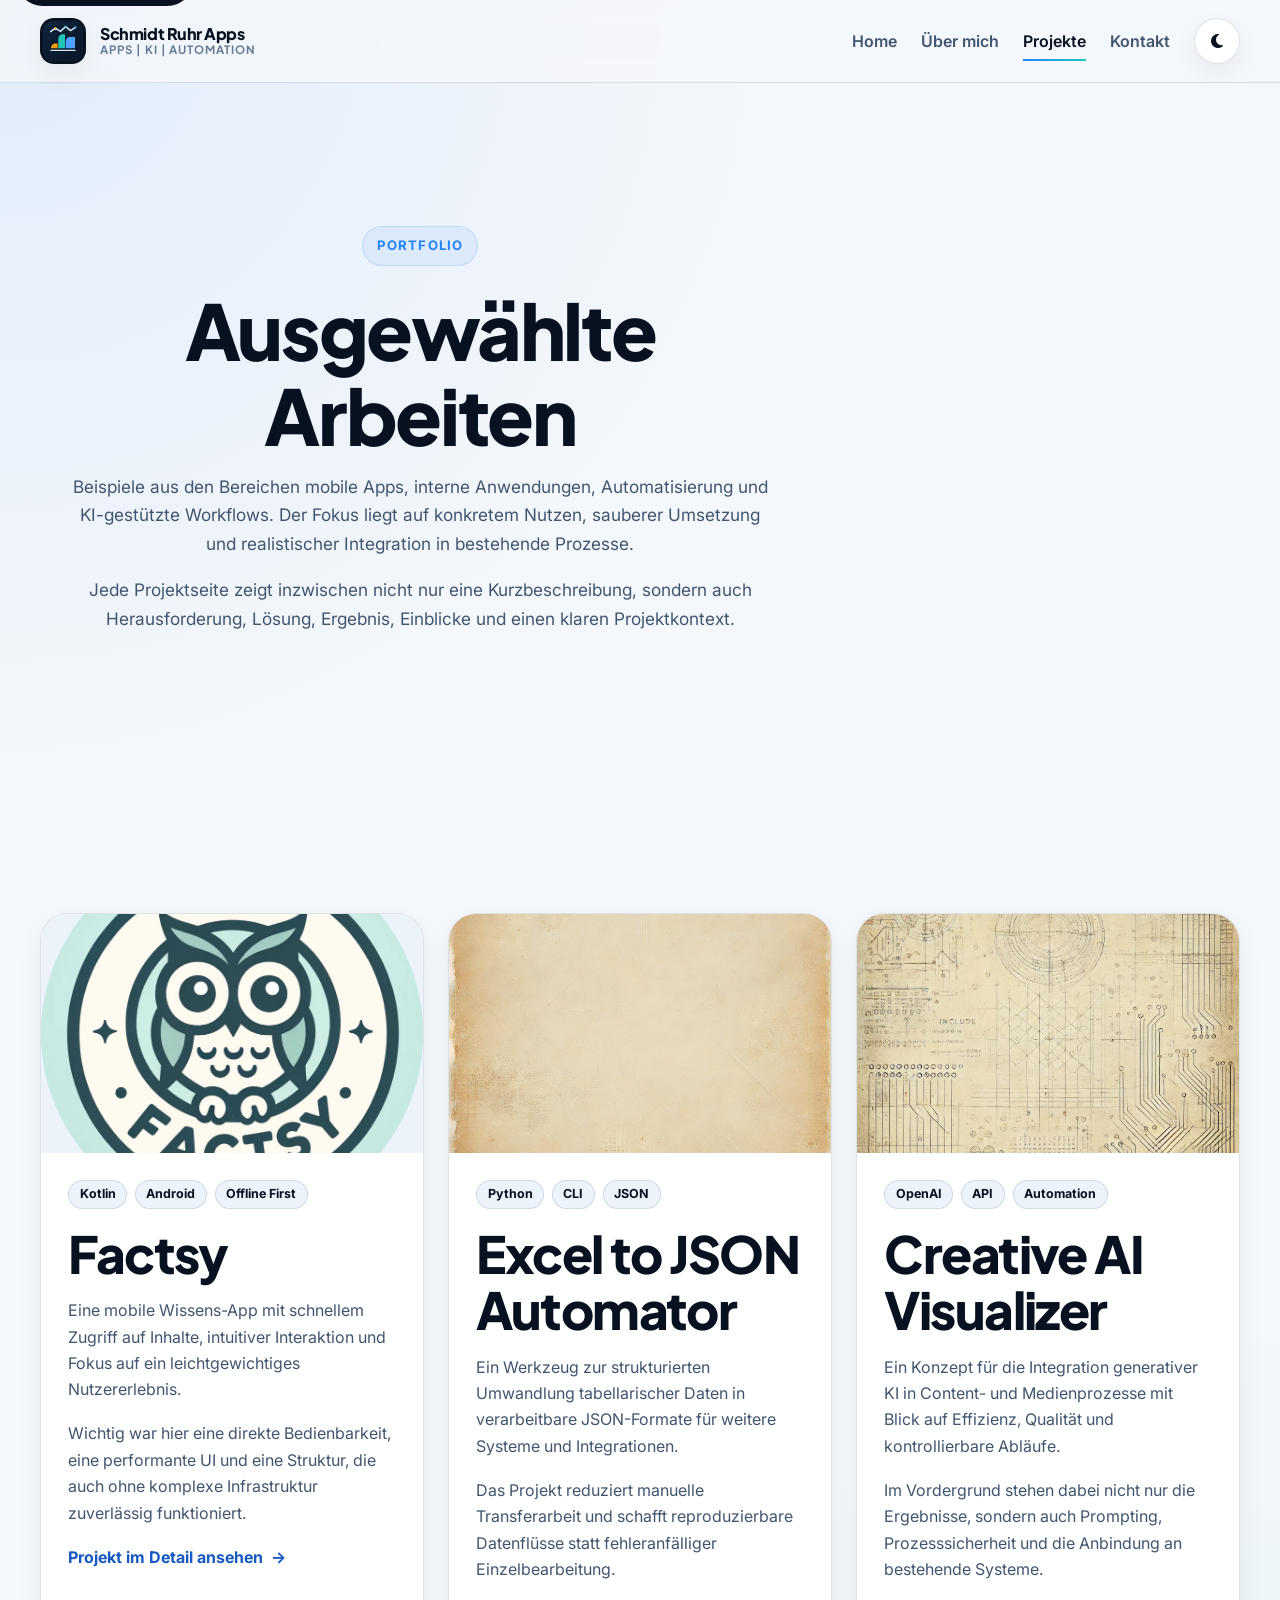
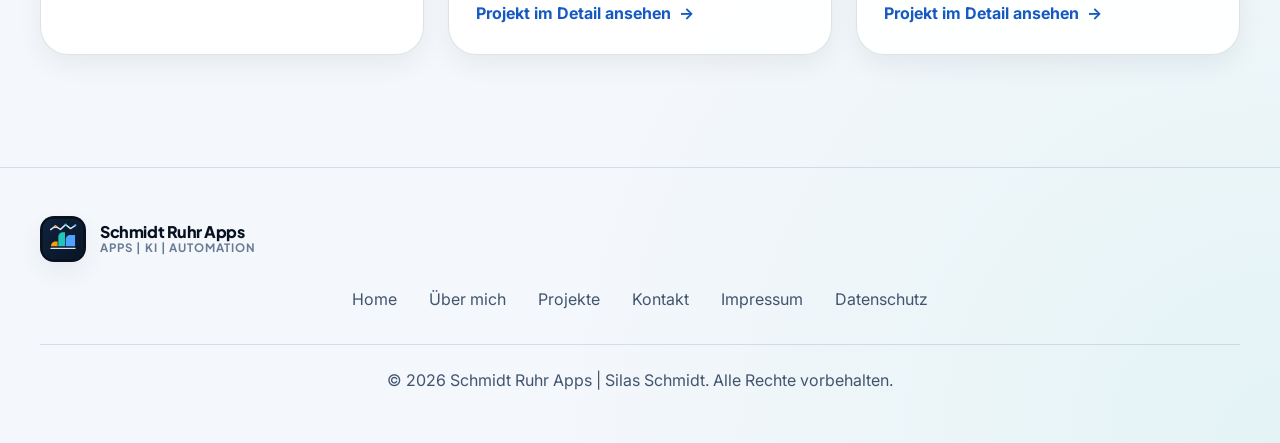
<file: pages/projects.html>
<!DOCTYPE html>
<html lang="de" data-theme="light">
<head>
    <meta charset="UTF-8">
    <meta name="viewport" content="width=device-width, initial-scale=1.0">
    <meta name="description" content="Ausgewählte Projekte von Schmidt Ruhr Apps aus den Bereichen Android, Anwendungen, Automatisierung und KI-gestützte Tools.">
    <meta name="author" content="Silas Schmidt">
    <meta name="theme-color" content="#2383ff">
    <meta property="og:type" content="website">
    <meta property="og:locale" content="de_DE">
    <meta property="og:title" content="Projekte | Schmidt Ruhr Apps">
    <meta property="og:description" content="Praxisnahe Softwareprojekte für Apps, Anwendungen, Automatisierung und KI-Integration.">
    <meta property="og:image" content="https://schmidt-ruhr-apps.de/images/schmidt-ruhr-apps-logo.svg">
    <meta property="og:url" content="https://schmidt-ruhr-apps.de/pages/projects.html">
    <title>Projekte | Schmidt Ruhr Apps</title>
    <link rel="canonical" href="https://schmidt-ruhr-apps.de/pages/projects.html">
    <link rel="preconnect" href="https://fonts.googleapis.com">
    <link rel="preconnect" href="https://fonts.gstatic.com" crossorigin>
    <link href="https://fonts.googleapis.com/css2?family=Plus+Jakarta+Sans:wght@500;700;800&family=Inter:wght@400;500;600;700&display=swap" rel="stylesheet">
    <link rel="stylesheet" href="https://cdnjs.cloudflare.com/ajax/libs/font-awesome/6.4.0/css/all.min.css">
    <link rel="stylesheet" href="../css/styles.css">
    <link rel="icon" href="../images/schmidt-ruhr-apps-logo.svg" type="image/svg+xml">
</head>
<body>
    <a class="skip-link" href="#main-content">Zum Inhalt springen</a>

    <nav class="navbar">
        <div class="container">
            <a href="../index.html" class="logo" aria-label="Startseite Schmidt Ruhr Apps">
                <img src="../images/schmidt-ruhr-apps-logo.svg" alt="Logo von Schmidt Ruhr Apps" class="brand-mark">
                <span class="brand-copy">
                    <span class="brand-name">Schmidt Ruhr Apps</span>
                    <span class="brand-subtitle">Apps | KI | Automation</span>
                </span>
            </a>

            <button
                class="menu-toggle"
                id="mobile-menu"
                type="button"
                aria-expanded="false"
                aria-controls="site-navigation"
                aria-label="Navigation öffnen"
            >
                <i class="fa-solid fa-bars" aria-hidden="true"></i>
            </button>

            <div class="nav-links" id="site-navigation">
                <a href="../index.html">Home</a>
                <a href="about.html">Über mich</a>
                <a href="projects.html" class="active" aria-current="page">Projekte</a>
                <a href="contact.html">Kontakt</a>
                <button class="theme-toggle" id="theme-btn" type="button" aria-label="Farbschema wechseln">
                    <i class="fa-solid fa-moon" aria-hidden="true"></i>
                </button>
            </div>
        </div>
    </nav>

    <main id="main-content" class="page-shell">
        <section class="section-padding page-hero">
            <div class="container">
                <div class="section-heading reveal text-center">
                    <span class="badge">Portfolio</span>
                    <h1>Ausgewählte Arbeiten</h1>
                    <p class="section-copy narrow-copy">
                        Beispiele aus den Bereichen mobile Apps, interne Anwendungen, Automatisierung und KI-gestützte Workflows.
                        Der Fokus liegt auf konkretem Nutzen, sauberer Umsetzung und realistischer Integration in bestehende Prozesse.
                    </p>
                    <p class="section-copy narrow-copy">
                        Jede Projektseite zeigt inzwischen nicht nur eine Kurzbeschreibung, sondern auch Herausforderung, Lösung, Ergebnis, Einblicke und einen klaren Projektkontext.
                    </p>
                </div>
            </div>
        </section>

        <section class="section-padding projects-section-top">
            <div class="container">
                <div class="projects-grid">
                    <article class="project-card reveal">
                        <a href="project-factsy.html" class="project-link" aria-label="Mehr Details zum Projekt Factsy ansehen">
                            <div class="project-img">
                                <img src="../images/logo_4_round.png" alt="Projektvisualisierung der Android-App Factsy">
                            </div>
                            <div class="project-content">
                                <div class="tech-stack">
                                    <span class="tech-badge">Kotlin</span>
                                    <span class="tech-badge">Android</span>
                                    <span class="tech-badge">Offline First</span>
                                </div>
                                <h2>Factsy</h2>
                                <p>Eine mobile Wissens-App mit schnellem Zugriff auf Inhalte, intuitiver Interaktion und Fokus auf ein leichtgewichtiges Nutzererlebnis.</p>
                                <p>Wichtig war hier eine direkte Bedienbarkeit, eine performante UI und eine Struktur, die auch ohne komplexe Infrastruktur zuverlässig funktioniert.</p>
                                <span class="text-link">Projekt im Detail ansehen</span>
                            </div>
                        </a>
                    </article>

                    <article class="project-card reveal">
                        <a href="project-excel-to-json-automator.html" class="project-link" aria-label="Mehr Details zum Projekt Excel to JSON Automator ansehen">
                            <div class="project-img">
                                <img src="../images/background_sca_2.png" alt="Visualisierung eines Tools zur Datenverarbeitung und Automatisierung">
                            </div>
                            <div class="project-content">
                                <div class="tech-stack">
                                    <span class="tech-badge">Python</span>
                                    <span class="tech-badge">CLI</span>
                                    <span class="tech-badge">JSON</span>
                                </div>
                                <h2>Excel to JSON Automator</h2>
                                <p>Ein Werkzeug zur strukturierten Umwandlung tabellarischer Daten in verarbeitbare JSON-Formate für weitere Systeme und Integrationen.</p>
                                <p>Das Projekt reduziert manuelle Transferarbeit und schafft reproduzierbare Datenflüsse statt fehleranfälliger Einzelbearbeitung.</p>
                                <span class="text-link">Projekt im Detail ansehen</span>
                            </div>
                        </a>
                    </article>

                    <article class="project-card reveal">
                        <a href="project-creative-ai-visualizer.html" class="project-link" aria-label="Mehr Details zum Projekt Creative AI Visualizer ansehen">
                            <div class="project-img">
                                <img src="../images/background_sca_4.png" alt="Visualisierung einer KI-gestützten Medien- oder Content-Pipeline">
                            </div>
                            <div class="project-content">
                                <div class="tech-stack">
                                    <span class="tech-badge">OpenAI</span>
                                    <span class="tech-badge">API</span>
                                    <span class="tech-badge">Automation</span>
                                </div>
                                <h2>Creative AI Visualizer</h2>
                                <p>Ein Konzept für die Integration generativer KI in Content- und Medienprozesse mit Blick auf Effizienz, Qualität und kontrollierbare Abläufe.</p>
                                <p>Im Vordergrund stehen dabei nicht nur die Ergebnisse, sondern auch Prompting, Prozesssicherheit und die Anbindung an bestehende Systeme.</p>
                                <span class="text-link">Projekt im Detail ansehen</span>
                            </div>
                        </a>
                    </article>
                </div>
            </div>
        </section>
    </main>

    <footer>
        <div class="container">
            <div class="footer-logo logo">
                <img src="../images/schmidt-ruhr-apps-logo.svg" alt="Logo von Schmidt Ruhr Apps" class="brand-mark">
                <span class="brand-copy">
                    <span class="brand-name">Schmidt Ruhr Apps</span>
                    <span class="brand-subtitle">Apps | KI | Automation</span>
                </span>
            </div>
            <div class="footer-links">
                <a href="../index.html">Home</a>
                <a href="about.html">Über mich</a>
                <a href="projects.html">Projekte</a>
                <a href="contact.html">Kontakt</a>
                <a href="impressum.html">Impressum</a>
                <a href="datenschutz.html">Datenschutz</a>
            </div>
            <div class="footer-bottom">
                <p>&copy; 2026 Schmidt Ruhr Apps | Silas Schmidt. Alle Rechte vorbehalten.</p>
            </div>
        </div>
    </footer>

    <script src="../js/scripte.js"></script>
</body>
</html>
</file>
<file: css/styles.css>
/*
    Schmidt Ruhr Apps - Design System
    Author: Codex / Silas Schmidt
    Date: 2026
*/

:root {
    --primary: #2383ff;
    --primary-dark: #1559c1;
    --secondary: #22c7b8;
    --accent: #f59e0b;
    --bg-body: #f4f7fb;
    --bg-surface: #ffffff;
    --bg-surface-muted: #edf3fb;
    --bg-code: #0f172a;
    --text-main: #07111f;
    --text-muted: #42556f;
    --text-soft: #677b94;
    --text-light: #94a3b8;
    --border-color: rgba(103, 123, 148, 0.22);
    --border-strong: rgba(103, 123, 148, 0.38);
    --shadow-sm: 0 10px 26px rgba(7, 17, 31, 0.06);
    --shadow-md: 0 20px 54px rgba(7, 17, 31, 0.09);
    --shadow-lg: 0 34px 88px rgba(7, 17, 31, 0.13);
    --radius-sm: 12px;
    --radius-md: 18px;
    --radius-lg: 28px;
    --radius-full: 9999px;
    --font-main: 'Inter', system-ui, -apple-system, BlinkMacSystemFont, sans-serif;
    --font-heading: 'Plus Jakarta Sans', var(--font-main);
    --nav-height: 82px;
    --transition: 220ms cubic-bezier(0.4, 0, 0.2, 1);
    --container: 1200px;
}

[data-theme="dark"] {
    --bg-body: #020617;
    --bg-surface: #0f172a;
    --bg-surface-muted: #111c31;
    --text-main: #f8fafc;
    --text-muted: #cbd5e1;
    --text-soft: #94a3b8;
    --text-light: #64748b;
    --border-color: rgba(148, 163, 184, 0.16);
    --border-strong: rgba(148, 163, 184, 0.24);
    --shadow-sm: 0 10px 30px rgba(0, 0, 0, 0.25);
    --shadow-md: 0 22px 60px rgba(0, 0, 0, 0.35);
    --shadow-lg: 0 36px 96px rgba(0, 0, 0, 0.45);
}

*,
*::before,
*::after {
    box-sizing: border-box;
}

html {
    scroll-behavior: smooth;
}

body {
    margin: 0;
    font-family: var(--font-main);
    background:
        radial-gradient(circle at top left, rgba(35, 131, 255, 0.09), transparent 32%),
        radial-gradient(circle at bottom right, rgba(34, 199, 184, 0.08), transparent 30%),
        var(--bg-body);
    color: var(--text-main);
    line-height: 1.65;
    transition: background-color var(--transition), color var(--transition);
}

body.menu-open {
    overflow: hidden;
}

img {
    display: block;
    max-width: 100%;
    height: auto;
}

a {
    color: inherit;
    text-decoration: none;
}

button,
input,
textarea {
    font: inherit;
}

button {
    color: inherit;
}

h1,
h2,
h3,
h4,
h5,
h6 {
    margin: 0 0 1rem;
    font-family: var(--font-heading);
    font-weight: 800;
    line-height: 1.1;
    letter-spacing: -0.03em;
}

h1 {
    font-size: clamp(2.8rem, 6vw, 5rem);
}

h2 {
    font-size: clamp(2rem, 4vw, 3.2rem);
}

h3 {
    font-size: clamp(1.2rem, 2vw, 1.6rem);
}

p {
    margin: 0 0 1.1rem;
    color: var(--text-muted);
}

small {
    color: var(--text-soft);
}

.skip-link {
    position: absolute;
    left: 1rem;
    top: -3rem;
    z-index: 2000;
    padding: 0.85rem 1rem;
    border-radius: var(--radius-full);
    background: var(--text-main);
    color: var(--bg-surface);
    transition: top var(--transition);
}

.skip-link:focus {
    top: 1rem;
}

.container {
    width: min(var(--container), calc(100% - 2rem));
    margin: 0 auto;
}

.section-padding {
    padding: 7rem 0;
}

.section-surface {
    background: linear-gradient(180deg, transparent 0%, rgba(255, 255, 255, 0.35) 100%);
}

[data-theme="dark"] .section-surface {
    background: linear-gradient(180deg, transparent 0%, rgba(15, 23, 42, 0.45) 100%);
}

.page-shell {
    padding-top: var(--nav-height);
}

.page-hero {
    padding-top: 9rem;
}

.badge {
    display: inline-flex;
    align-items: center;
    gap: 0.5rem;
    margin-bottom: 1.4rem;
    padding: 0.5rem 0.9rem;
    border: 1px solid rgba(35, 131, 255, 0.16);
    border-radius: var(--radius-full);
    background: rgba(35, 131, 255, 0.08);
    color: var(--primary);
    font-size: 0.82rem;
    font-weight: 700;
    letter-spacing: 0.08em;
    text-transform: uppercase;
}

.lead {
    font-size: 1.14rem;
    color: var(--text-main);
}

.text-center {
    text-align: center;
}

.narrow-copy {
    max-width: 700px;
    margin-inline: auto;
}

.section-heading {
    max-width: 760px;
    margin-bottom: 3.5rem;
}

.section-copy {
    font-size: 1.08rem;
}

.reveal {
    opacity: 0;
    transform: translateY(24px);
    transition: opacity 650ms ease, transform 650ms ease;
}

.reveal.active {
    opacity: 1;
    transform: translateY(0);
}

.btn {
    display: inline-flex;
    align-items: center;
    justify-content: center;
    gap: 0.65rem;
    min-height: 52px;
    padding: 0.85rem 1.4rem;
    border: 0;
    border-radius: var(--radius-full);
    font-weight: 700;
    transition: transform var(--transition), box-shadow var(--transition), background-color var(--transition), color var(--transition), border-color var(--transition);
    cursor: pointer;
}

.btn:hover,
.btn:focus-visible {
    transform: translateY(-2px);
}

.btn-primary {
    background: linear-gradient(135deg, var(--primary), var(--primary-dark));
    color: #fff;
    box-shadow: 0 16px 38px rgba(35, 131, 255, 0.24);
}

.btn-secondary {
    background: rgba(255, 255, 255, 0.55);
    color: var(--text-main);
    border: 1px solid var(--border-strong);
    backdrop-filter: blur(10px);
}

[data-theme="dark"] .btn-secondary {
    background: rgba(15, 23, 42, 0.78);
}

.btn-light {
    background: #fff;
    color: var(--primary-dark);
    box-shadow: 0 16px 40px rgba(255, 255, 255, 0.26);
}

.brand-pill {
    display: inline-flex;
    align-items: center;
    gap: 0.7rem;
    margin-bottom: 1.4rem;
    padding: 0.6rem 0.85rem;
    border: 1px solid rgba(35, 131, 255, 0.15);
    border-radius: var(--radius-full);
    background: rgba(35, 131, 255, 0.07);
    box-shadow: var(--shadow-sm);
}

.brand-pill .brand-mark {
    width: 34px;
    height: 34px;
    border-radius: 10px;
}

.brand-pill .brand-name {
    font-size: 0.95rem;
}

.brand-pill .brand-subtitle {
    font-size: 0.68rem;
}

.navbar {
    position: fixed;
    inset: 0 0 auto;
    z-index: 1000;
    min-height: var(--nav-height);
    border-bottom: 1px solid var(--border-color);
    background: color-mix(in srgb, var(--bg-body) 82%, transparent);
    backdrop-filter: blur(14px);
    -webkit-backdrop-filter: blur(14px);
}

.navbar .container {
    display: flex;
    align-items: center;
    justify-content: space-between;
    gap: 1rem;
    min-height: var(--nav-height);
}

.logo {
    display: inline-flex;
    align-items: center;
    gap: 0.9rem;
    font-family: var(--font-heading);
    font-weight: 800;
    font-size: 1.05rem;
    color: var(--text-main);
}

.brand-mark {
    width: 46px;
    height: 46px;
    border-radius: 14px;
    box-shadow: var(--shadow-sm);
    flex: 0 0 auto;
}

.brand-copy {
    display: flex;
    flex-direction: column;
    gap: 0.12rem;
    line-height: 1;
}

.brand-name {
    font-size: 1rem;
    font-weight: 800;
    letter-spacing: -0.03em;
}

.brand-subtitle {
    font-size: 0.72rem;
    font-weight: 700;
    letter-spacing: 0.08em;
    text-transform: uppercase;
    color: var(--text-soft);
}

.nav-links {
    display: flex;
    align-items: center;
    gap: 1.5rem;
}

.nav-links a {
    position: relative;
    color: var(--text-muted);
    font-weight: 600;
}

.nav-links a::after {
    content: "";
    position: absolute;
    left: 0;
    bottom: -0.45rem;
    width: 100%;
    height: 2px;
    transform: scaleX(0);
    transform-origin: left;
    background: linear-gradient(90deg, var(--primary), var(--secondary));
    transition: transform var(--transition);
}

.nav-links a:hover,
.nav-links a:focus-visible,
.nav-links a.active {
    color: var(--text-main);
}

.nav-links a:hover::after,
.nav-links a:focus-visible::after,
.nav-links a.active::after {
    transform: scaleX(1);
}

.theme-toggle,
.menu-toggle {
    display: inline-flex;
    align-items: center;
    justify-content: center;
    width: 46px;
    height: 46px;
    border: 1px solid var(--border-color);
    border-radius: 50%;
    background: var(--bg-surface);
    box-shadow: var(--shadow-sm);
    cursor: pointer;
    transition: transform var(--transition), border-color var(--transition), color var(--transition);
}

.theme-toggle:hover,
.menu-toggle:hover,
.theme-toggle:focus-visible,
.menu-toggle:focus-visible {
    transform: translateY(-1px);
    border-color: var(--primary);
    color: var(--primary);
}

.menu-toggle {
    display: none;
}

.hero {
    position: relative;
    min-height: 100svh;
    display: flex;
    align-items: center;
    padding-top: calc(var(--nav-height) + 3rem);
    padding-bottom: 7rem;
    overflow: clip;
}

.hero::before {
    content: "";
    position: absolute;
    inset: 14% auto auto 52%;
    width: min(46vw, 580px);
    aspect-ratio: 1;
    border-radius: 50%;
    background: radial-gradient(circle, rgba(35, 131, 255, 0.16), transparent 70%);
    filter: blur(10px);
    pointer-events: none;
}

.hero-grid,
.contact-grid {
    display: grid;
    grid-template-columns: minmax(0, 1.05fr) minmax(320px, 0.95fr);
    gap: 3rem;
    align-items: center;
}

.hero-content {
    position: relative;
    z-index: 1;
}

.hero-btns {
    display: flex;
    flex-wrap: wrap;
    gap: 1rem;
    margin-top: 2rem;
}

.hero-visual {
    position: relative;
}

.hero-visual img {
    width: 100%;
    min-height: 320px;
    object-fit: cover;
    border-radius: 34px;
    border: 1px solid var(--border-color);
    box-shadow: var(--shadow-lg);
    background: var(--bg-surface);
}

.floating-card {
    position: absolute;
    display: flex;
    align-items: center;
    gap: 0.9rem;
    max-width: 250px;
    padding: 1rem 1.1rem;
    border: 1px solid var(--border-color);
    border-radius: var(--radius-md);
    background: color-mix(in srgb, var(--bg-surface) 88%, transparent);
    box-shadow: var(--shadow-md);
    backdrop-filter: blur(16px);
}

.fc-1 {
    top: 10%;
    left: -6%;
}

.fc-2 {
    right: -4%;
    bottom: 8%;
}

.card-icon-primary {
    color: var(--primary);
}

.card-icon-secondary {
    color: var(--secondary);
}

.card-icon-accent {
    color: var(--accent);
}

.metrics-section {
    margin-top: -2rem;
    position: relative;
    z-index: 2;
}

.stats-grid,
.projects-grid {
    display: grid;
    grid-template-columns: repeat(3, minmax(0, 1fr));
    gap: 1.5rem;
}

.stat-item,
.project-card,
.contact-form,
.notice-card,
.legal-card {
    border: 1px solid var(--border-color);
    border-radius: var(--radius-lg);
    background: color-mix(in srgb, var(--bg-surface) 92%, transparent);
    box-shadow: var(--shadow-sm);
}

.stat-item {
    padding: 1.8rem;
}

.stat-item h2 {
    font-size: 1.6rem;
    margin-bottom: 0.55rem;
}

.project-card {
    overflow: hidden;
    transition: transform var(--transition), box-shadow var(--transition), border-color var(--transition);
}

.project-link {
    display: block;
    height: 100%;
}

.project-card:hover,
.project-card:focus-within {
    transform: translateY(-6px);
    border-color: rgba(35, 131, 255, 0.35);
    box-shadow: var(--shadow-md);
}

.project-img {
    aspect-ratio: 16 / 10;
    overflow: hidden;
    background: var(--bg-surface-muted);
}

.project-img img {
    width: 100%;
    height: 100%;
    object-fit: cover;
}

.project-content {
    padding: 1.7rem;
}

.service-grid .project-content {
    min-height: 100%;
}

.service-card .project-content {
    display: flex;
    flex-direction: column;
}

.service-icon {
    font-size: 2rem;
    margin-bottom: 1.2rem;
}

.text-link {
    display: inline-flex;
    align-items: center;
    margin-top: auto;
    color: var(--primary-dark);
    font-weight: 700;
}

.text-link::after {
    content: "→";
    margin-left: 0.5rem;
}

.tech-stack {
    display: flex;
    flex-wrap: wrap;
    gap: 0.5rem;
    margin-bottom: 1rem;
}

.tech-badge {
    display: inline-flex;
    align-items: center;
    min-height: 1.8rem;
    padding: 0.2rem 0.65rem;
    border: 1px solid var(--border-color);
    border-radius: var(--radius-full);
    background: var(--bg-surface-muted);
    font-size: 0.78rem;
    font-weight: 700;
    color: var(--text-main);
}

.faq-container {
    max-width: 860px;
}

.faq-item {
    margin-bottom: 1rem;
    border: 1px solid var(--border-color);
    border-radius: var(--radius-md);
    background: color-mix(in srgb, var(--bg-surface) 92%, transparent);
    overflow: hidden;
}

.faq-item h3 {
    margin: 0;
}

.faq-question {
    display: flex;
    align-items: center;
    justify-content: space-between;
    width: 100%;
    padding: 1.25rem 1.4rem;
    border: 0;
    background: transparent;
    text-align: left;
    font-weight: 700;
    cursor: pointer;
}

.faq-question i {
    transition: transform var(--transition);
}

.faq-question[aria-expanded="true"] i {
    transform: rotate(180deg);
}

.faq-answer {
    padding: 0 1.4rem 1.25rem;
}

.faq-answer[hidden] {
    display: none;
}

.donation-box {
    padding: 3rem;
    border-radius: 36px;
    background:
        radial-gradient(circle at top left, rgba(255, 255, 255, 0.18), transparent 32%),
        linear-gradient(135deg, #1559c1 0%, #22c7b8 100%);
    color: #fff;
    box-shadow: var(--shadow-lg);
    text-align: center;
}

.donation-box h2,
.donation-box p {
    color: inherit;
}

.donation-copy {
    max-width: 660px;
    margin-inline: auto;
}

.contact-info,
.legal-content {
    max-width: 820px;
}

.contact-details {
    display: grid;
    gap: 1rem;
    margin: 2rem 0;
}

.contact-detail-card {
    display: flex;
    align-items: center;
    gap: 1rem;
    padding: 1rem 1.1rem;
    border: 1px solid var(--border-color);
    border-radius: var(--radius-md);
    background: color-mix(in srgb, var(--bg-surface) 92%, transparent);
}

.contact-detail-label {
    display: block;
    margin-bottom: 0.15rem;
    color: var(--text-soft);
    font-size: 0.92rem;
}

.contact-detail-link,
.contact-detail-value {
    color: var(--text-main);
    font-weight: 700;
}

.social-links {
    display: flex;
    flex-wrap: wrap;
    gap: 0.9rem;
    margin-top: 1.5rem;
}

.social-links-center {
    justify-content: center;
}

.social-btn {
    display: inline-flex;
    align-items: center;
    justify-content: center;
    width: 48px;
    height: 48px;
    border: 1px solid var(--border-color);
    border-radius: 50%;
    background: var(--bg-surface);
    box-shadow: var(--shadow-sm);
    transition: transform var(--transition), background-color var(--transition), color var(--transition), border-color var(--transition);
}

.social-btn:hover,
.social-btn:focus-visible {
    transform: translateY(-2px);
    border-color: var(--primary);
    background: var(--primary);
    color: #fff;
}

.social-btn-static {
    cursor: default;
}

.social-btn-static:hover,
.social-btn-static:focus-visible {
    transform: none;
}

.social-btn-primary {
    background: rgba(35, 131, 255, 0.12);
    color: var(--primary);
}

.social-btn-secondary {
    background: rgba(34, 199, 184, 0.12);
    color: var(--secondary);
}

.notice-card,
.legal-card {
    padding: 1.25rem 1.3rem;
}

.notice-card {
    margin: 1.5rem 0 2rem;
    background: var(--bg-surface-muted);
}

.contact-cta {
    width: 100%;
}

.legal-shell .legal-content {
    display: grid;
    gap: 1rem;
}

.project-hero-card {
    display: grid;
    grid-template-columns: minmax(0, 1fr) minmax(280px, 0.9fr);
    gap: 2rem;
    align-items: center;
    padding: 2rem;
    border: 1px solid var(--border-color);
    border-radius: 32px;
    background: color-mix(in srgb, var(--bg-surface) 92%, transparent);
    box-shadow: var(--shadow-md);
}

.project-hero-card img {
    width: 100%;
    min-height: 300px;
    object-fit: cover;
    border-radius: 24px;
    border: 1px solid var(--border-color);
}

.project-meta-grid {
    display: grid;
    grid-template-columns: repeat(3, minmax(0, 1fr));
    gap: 1rem;
    margin-top: 2rem;
}

.project-action-row {
    display: flex;
    flex-wrap: wrap;
    gap: 1rem;
    margin-top: 1.5rem;
}

.project-meta-item {
    padding: 1rem 1.1rem;
    border: 1px solid var(--border-color);
    border-radius: var(--radius-md);
    background: color-mix(in srgb, var(--bg-surface) 92%, transparent);
}

.project-meta-item strong {
    display: block;
    margin-bottom: 0.35rem;
}

.project-note {
    margin-top: 1rem;
    color: var(--text-soft);
    font-size: 0.95rem;
}

.detail-grid {
    display: grid;
    grid-template-columns: minmax(0, 1.1fr) minmax(280px, 0.9fr);
    gap: 1.5rem;
    align-items: start;
}

.detail-stack {
    display: grid;
    gap: 1rem;
}

.detail-card {
    padding: 1.5rem;
    border: 1px solid var(--border-color);
    border-radius: var(--radius-lg);
    background: color-mix(in srgb, var(--bg-surface) 92%, transparent);
    box-shadow: var(--shadow-sm);
}

.detail-card ul {
    margin: 0;
    padding-left: 1.1rem;
    color: var(--text-muted);
}

.detail-card li + li {
    margin-top: 0.6rem;
}

.project-showcase {
    display: grid;
    grid-template-columns: repeat(2, minmax(0, 1fr));
    gap: 1rem;
}

.project-shot {
    overflow: hidden;
    border: 1px solid var(--border-color);
    border-radius: 24px;
    background: color-mix(in srgb, var(--bg-surface) 92%, transparent);
    box-shadow: var(--shadow-sm);
}

.project-shot img {
    width: 100%;
    aspect-ratio: 16 / 10;
    object-fit: cover;
}

.project-shot figcaption {
    padding: 0.9rem 1rem 1rem;
    color: var(--text-soft);
    font-size: 0.94rem;
}

.project-status {
    display: inline-flex;
    align-items: center;
    gap: 0.45rem;
    margin-top: 1rem;
    padding: 0.45rem 0.7rem;
    border-radius: var(--radius-full);
    background: rgba(34, 199, 184, 0.12);
    color: var(--secondary);
    font-size: 0.84rem;
    font-weight: 700;
}

.project-status::before {
    content: "";
    width: 0.55rem;
    height: 0.55rem;
    border-radius: 50%;
    background: currentColor;
}

.detail-section-title {
    margin-bottom: 1.4rem;
}

.cta-card {
    padding: 1.6rem;
    border: 1px solid var(--border-color);
    border-radius: var(--radius-lg);
    background:
        radial-gradient(circle at top left, rgba(35, 131, 255, 0.12), transparent 34%),
        color-mix(in srgb, var(--bg-surface) 92%, transparent);
    box-shadow: var(--shadow-sm);
}

.cta-card p {
    max-width: 60ch;
}

.cta-row {
    display: flex;
    flex-wrap: wrap;
    gap: 1rem;
    margin-top: 1.25rem;
}

.back-link {
    display: inline-flex;
    align-items: center;
    gap: 0.5rem;
    margin-bottom: 1.5rem;
    color: var(--primary-dark);
    font-weight: 700;
}

footer {
    padding: 3rem 0 2rem;
    border-top: 1px solid var(--border-color);
}

.footer-logo {
    justify-content: center;
    margin-bottom: 1.5rem;
}

.footer-links {
    display: flex;
    flex-wrap: wrap;
    justify-content: center;
    gap: 1.25rem 2rem;
}

.footer-links a {
    color: var(--text-muted);
}

.footer-links a:hover,
.footer-links a:focus-visible {
    color: var(--text-main);
}

.footer-bottom {
    margin-top: 2rem;
    padding-top: 1.4rem;
    border-top: 1px solid var(--border-color);
    text-align: center;
    color: var(--text-light);
}

:focus-visible {
    outline: 3px solid rgba(14, 165, 233, 0.35);
    outline-offset: 3px;
}

@media (max-width: 980px) {
    .menu-toggle {
        display: inline-flex;
    }

    .nav-links {
        position: fixed;
        left: 1rem;
        right: 1rem;
        top: calc(var(--nav-height) - 0.2rem);
        display: grid;
        gap: 1rem;
        padding: 1.2rem;
        border: 1px solid var(--border-color);
        border-radius: 24px;
        background: color-mix(in srgb, var(--bg-surface) 95%, transparent);
        box-shadow: var(--shadow-lg);
        opacity: 0;
        visibility: hidden;
        transform: translateY(-10px);
        transition: opacity var(--transition), transform var(--transition), visibility var(--transition);
    }

    .nav-links.is-open {
        opacity: 1;
        visibility: visible;
        transform: translateY(0);
    }

    .hero-grid,
    .contact-grid,
    .project-hero-card,
    .detail-grid,
    .project-showcase,
    .stats-grid,
    .projects-grid,
    .project-meta-grid {
        grid-template-columns: 1fr;
    }

    .hero {
        min-height: auto;
        padding-bottom: 4rem;
    }

    .metrics-section {
        margin-top: 0;
        padding-top: 0;
    }

    .hero-btns {
        align-items: stretch;
    }

    .hero-btns .btn {
        width: 100%;
    }

    .floating-card {
        position: static;
        max-width: none;
        margin-top: 1rem;
    }
}

@media (max-width: 640px) {
    .section-padding {
        padding: 4.5rem 0;
    }

    .page-hero {
        padding-top: 7rem;
    }

    .container {
        width: min(var(--container), calc(100% - 1.25rem));
    }

    .project-content,
    .contact-form,
    .stat-item,
    .donation-box,
    .notice-card,
    .legal-card {
        padding: 1.15rem;
    }

    .footer-links {
        flex-direction: column;
        align-items: center;
        gap: 1rem;
    }

    .brand-subtitle {
        display: none;
    }

    .brand-name {
        font-size: 0.94rem;
    }

    .brand-mark {
        width: 42px;
        height: 42px;
    }
}
</file>
